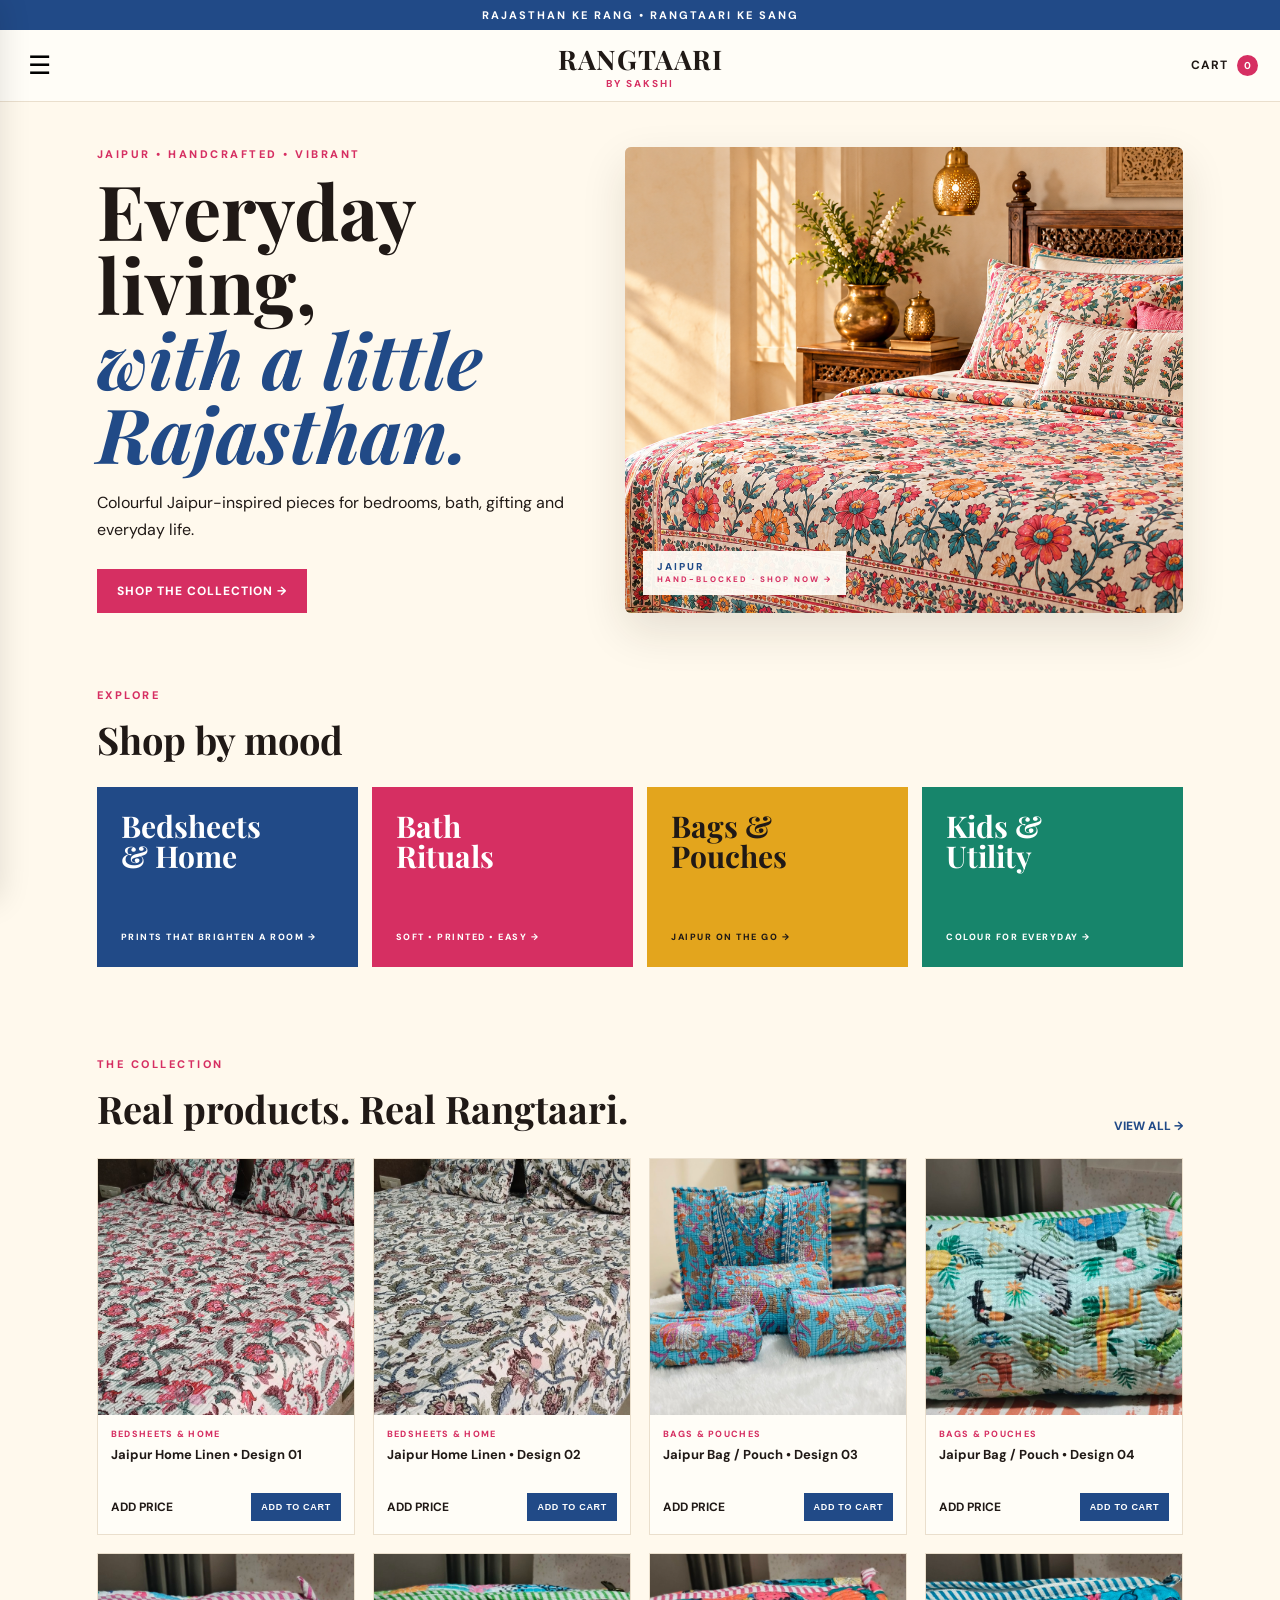
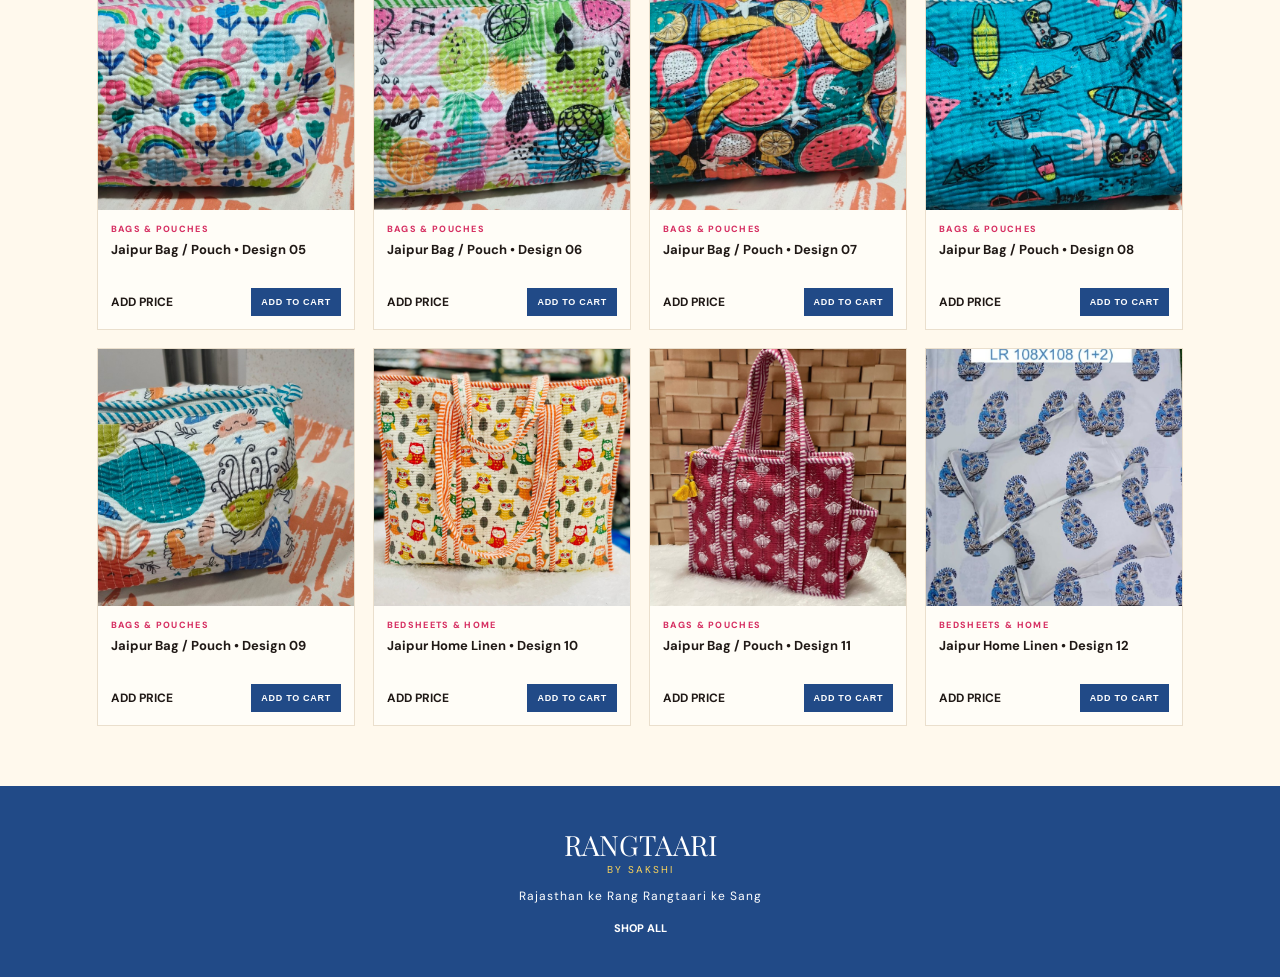
<file: index.html>
<!doctype html>
<html lang="en">
<head>
<meta charset="utf-8"><meta name="viewport" content="width=device-width,initial-scale=1">
<title>Rangtaari by Sakshi | Rajasthan in Every Thread</title>
<meta name="description" content="Rangtaari by Sakshi — vibrant Jaipur-inspired home linen, bath, bags and everyday pieces.">
<link rel="stylesheet" href="styles.css">
</head>
<body>
<div class="topbar">RAJASTHAN KE RANG • RANGTAARI KE SANG</div>
<header class="site-header">
  <button class="hamburger" id="menuBtn" aria-label="Open menu">☰</button>
  <a class="logo" href="index.html">RANGTAARI <span>by Sakshi</span></a>
  <a class="cart-link" href="cart.html">CART <b id="cartCount">0</b></a>
</header>
<nav class="drawer" id="drawer">
  <button class="close" id="closeBtn">×</button>
  <a href="index.html">Home</a><a href="shop.html">Shop All</a>
  <a href="shop.html?cat=Bedsheets%20%26%20Home">Bedsheets & Home</a>
  <a href="shop.html?cat=Bathrobes">Bathrobes</a>
  <a href="shop.html?cat=Bags%20%26%20Pouches">Bags & Pouches</a>
  <a href="shop.html?cat=Kids%20%26%20Utility">Kids & Utility</a>
</nav><div class="overlay" id="overlay"></div>
<main>
<section class="hero">
  <div class="hero-copy-block">
    <p class="eyebrow">JAIPUR • HANDCRAFTED • VIBRANT</p>
    <h1>Everyday living,<br><em>with a little Rajasthan.</em></h1>
    <p class="hero-copy">Colourful Jaipur-inspired pieces for bedrooms, bath, gifting and everyday life.</p>
    <a class="cta" href="shop.html">SHOP THE COLLECTION →</a>
  </div>
  <a class="hero-image-wrap" href="shop.html?cat=Bedsheets%20%26%20Home" aria-label="Shop bedsheets and home collection">
    <img src="images/rangtaari-hero-bedroom.png" alt="Rangtaari Jaipur hand-block printed bedsheet styled in a Rajasthan-inspired bedroom">
    <div class="hero-badge">JAIPUR<br><span>HAND-BLOCKED · SHOP NOW →</span></div>
  </a>
</section>
<section class="categories">
  <div class="section-head"><p class="eyebrow">EXPLORE</p><h2>Shop by mood</h2></div>
  <div class="cat-grid">
    <a href="shop.html?cat=Bedsheets%20%26%20Home" class="cat-card c1"><strong>Bedsheets<br>& Home</strong><span>PRINTS THAT BRIGHTEN A ROOM →</span></a>
    <a href="shop.html?cat=Bathrobes" class="cat-card c2"><strong>Bath<br>Rituals</strong><span>SOFT • PRINTED • EASY →</span></a>
    <a href="shop.html?cat=Bags%20%26%20Pouches" class="cat-card c3"><strong>Bags &<br>Pouches</strong><span>JAIPUR ON THE GO →</span></a>
    <a href="shop.html?cat=Kids%20%26%20Utility" class="cat-card c4"><strong>Kids &<br>Utility</strong><span>COLOUR FOR EVERYDAY →</span></a>
  </div>
</section>
<section class="mini-shop">
  <div class="section-head inline"><div><p class="eyebrow">THE COLLECTION</p><h2>Real products. Real Rangtaari.</h2></div><a href="shop.html" class="text-link">VIEW ALL →</a></div>
  <div class="product-grid" id="homeGrid"></div>
</section>
</main>
<footer><div class="footer-logo">RANGTAARI <span>by Sakshi</span></div><p>Rajasthan ke Rang Rangtaari ke Sang</p><a href="shop.html">SHOP ALL</a></footer>
<script src="script.js"></script>
</body></html>
</file>
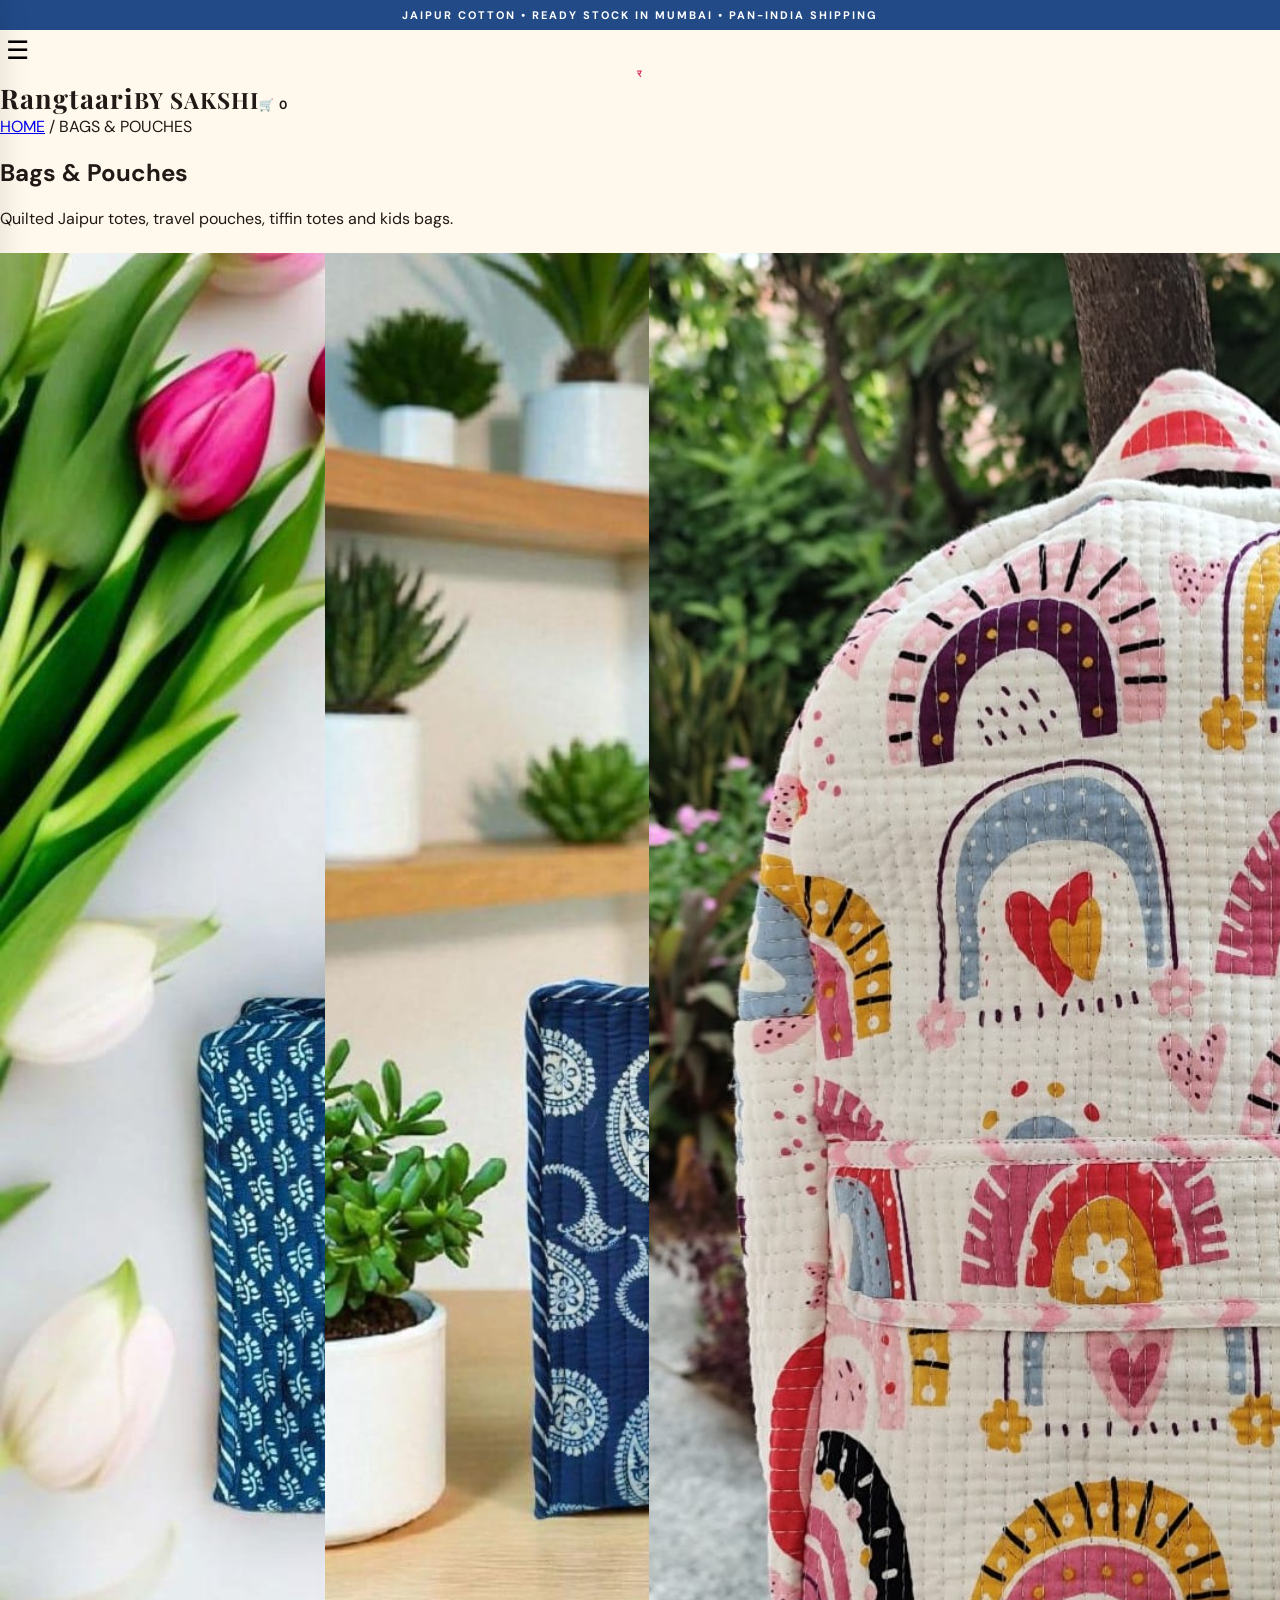
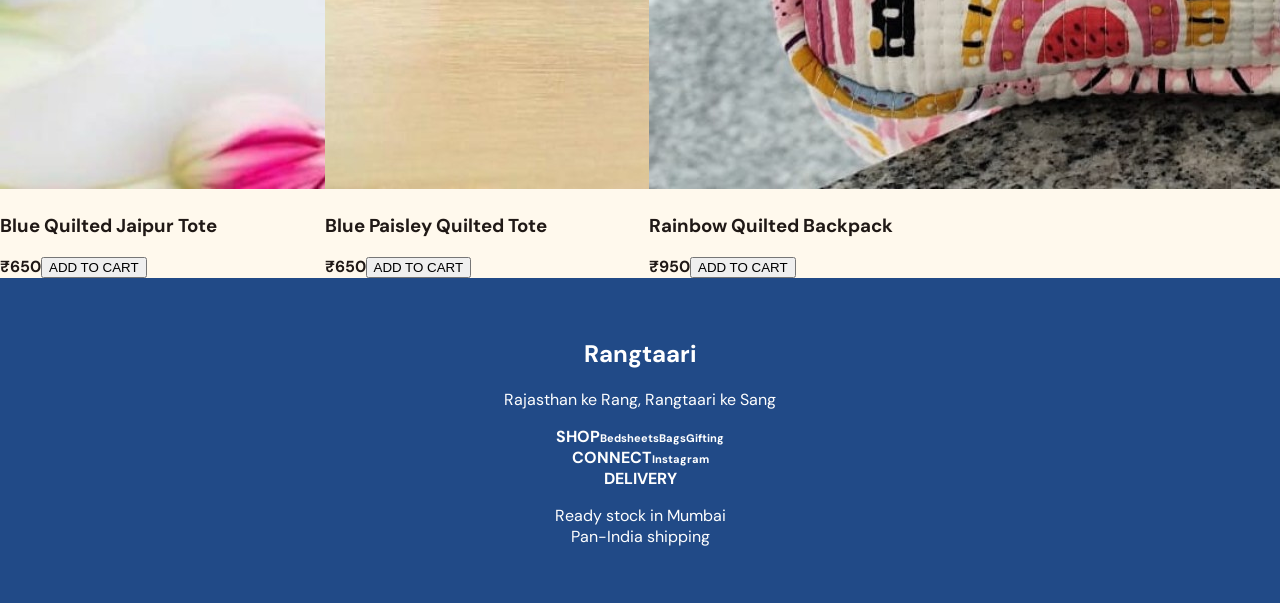
<file: bags.html>
<!doctype html><html lang="en"><head><meta charset="utf-8"><meta name="viewport" content="width=device-width,initial-scale=1"><title>Jaipur Bags & Pouches | Rangtaari by Sakshi</title><meta name="description" content="Quilted Jaipur totes, travel pouches, tiffin totes and kids bags."><link rel="stylesheet" href="styles.css"></head><body>
<div class="topbar">JAIPUR COTTON • READY STOCK IN MUMBAI • PAN-INDIA SHIPPING</div><header class="header"><button class="hamburger" onclick="openMenu()">☰</button><a class="logo" href="index.html"><span>र</span><b>Rangtaari</b><small>BY SAKSHI</small></a><a class="cart-link" href="cart.html">🛒 <span id="cartCount">0</span></a></header>
<div id="drawer" class="drawer"><button class="close" onclick="closeMenu()">×</button><div class="drawer-logo">Rangtaari <small>BY SAKSHI</small></div><a href="index.html">Home</a><a href="bedsheets.html">Bedsheets</a><a href="dohars.html">Bedcovers & Dohars</a><a href="table-linen.html">Table & Cushion Linen</a><a href="bath.html">Towels & Bathrobes</a><a href="kurtis.html">Kurtis</a><a href="bags.html">Jaipur Bags & Pouches</a><a href="gifting.html">Gifting</a><a href="cart.html">🛒 My Cart</a></div><div id="overlay" class="overlay" onclick="closeMenu()"></div>
<section class="page-head"><div class="breadcrumbs"><a href="index.html">HOME</a> / BAGS & POUCHES</div><h1>Bags & Pouches</h1><p>Quilted Jaipur totes, travel pouches, tiffin totes and kids bags.</p></section>
<section class="section best"><div class="product-grid"><article class="product"><img src="images/tote-blue-botanical.jpg" alt="Blue Quilted Jaipur Tote"><h3>Blue Quilted Jaipur Tote</h3><strong>₹650</strong><button onclick="addToCart('Blue Quilted Jaipur Tote',650,'images/tote-blue-botanical.jpg')">ADD TO CART</button></article>
<article class="product"><img src="images/tote-blue-paisley.jpg" alt="Blue Paisley Quilted Tote"><h3>Blue Paisley Quilted Tote</h3><strong>₹650</strong><button onclick="addToCart('Blue Paisley Quilted Tote',650,'images/tote-blue-paisley.jpg')">ADD TO CART</button></article>
<article class="product"><img src="images/kids-backpack-rainbow.jpg" alt="Rainbow Quilted Backpack"><h3>Rainbow Quilted Backpack</h3><strong>₹950</strong><button onclick="addToCart('Rainbow Quilted Backpack',950,'images/kids-backpack-rainbow.jpg')">ADD TO CART</button></article></div></section>
<footer><div><h2>Rangtaari</h2><p>Rajasthan ke Rang, Rangtaari ke Sang</p></div><div><b>SHOP</b><a href="bedsheets.html">Bedsheets</a><a href="bags.html">Bags</a><a href="gifting.html">Gifting</a></div><div><b>CONNECT</b><a href="https://www.instagram.com/rangtaaribysakshi/" target="_blank">Instagram</a></div><div><b>DELIVERY</b><p>Ready stock in Mumbai<br>Pan-India shipping</p></div></footer><script src="script.js"></script></body></html>
</file>
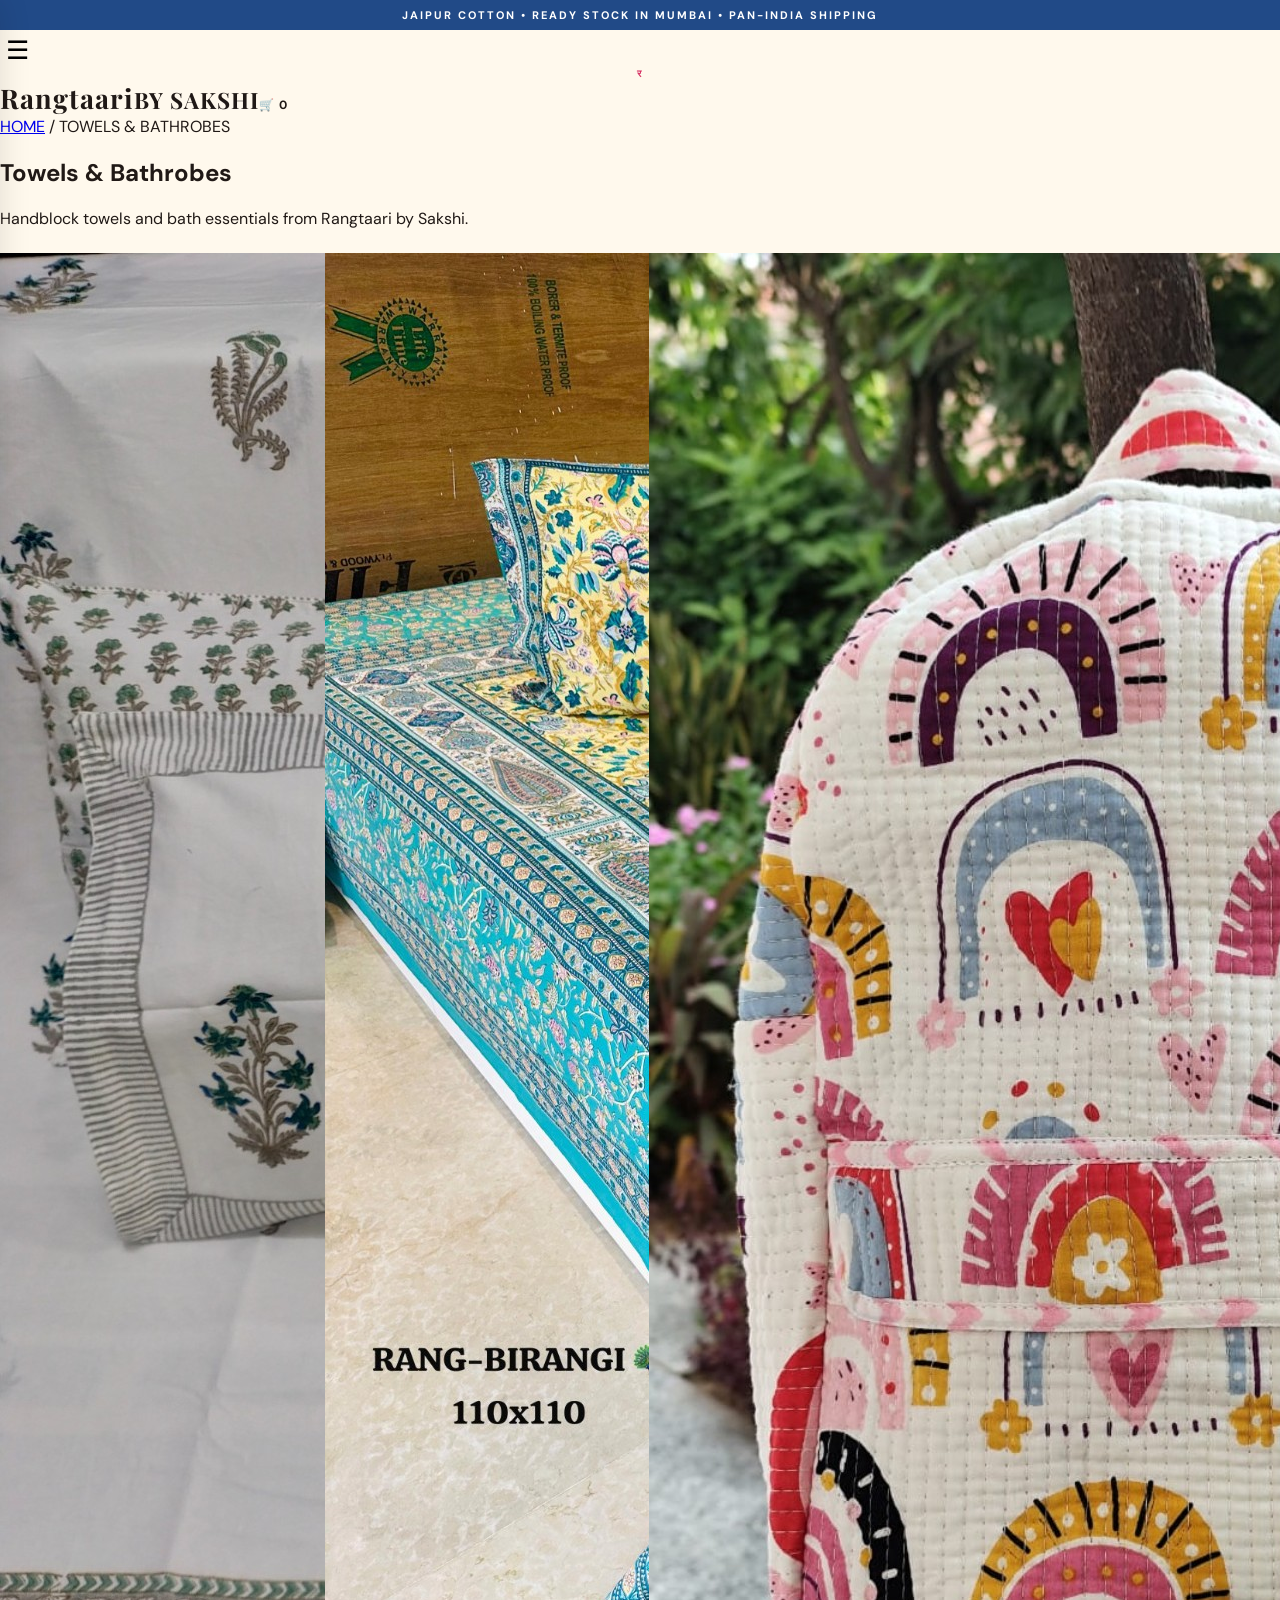
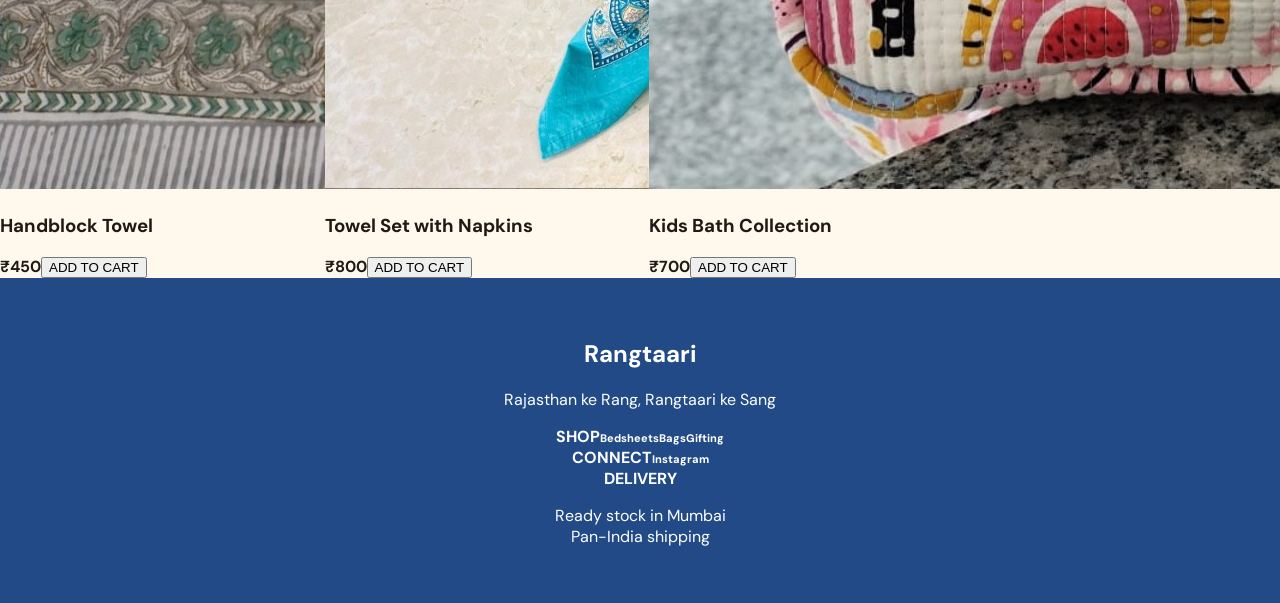
<file: bath.html>
<!doctype html><html lang="en"><head><meta charset="utf-8"><meta name="viewport" content="width=device-width,initial-scale=1"><title>Towels & Bathrobes | Rangtaari by Sakshi</title><meta name="description" content="Handblock towels and bath essentials from Rangtaari by Sakshi."><link rel="stylesheet" href="styles.css"></head><body>
<div class="topbar">JAIPUR COTTON • READY STOCK IN MUMBAI • PAN-INDIA SHIPPING</div><header class="header"><button class="hamburger" onclick="openMenu()">☰</button><a class="logo" href="index.html"><span>र</span><b>Rangtaari</b><small>BY SAKSHI</small></a><a class="cart-link" href="cart.html">🛒 <span id="cartCount">0</span></a></header>
<div id="drawer" class="drawer"><button class="close" onclick="closeMenu()">×</button><div class="drawer-logo">Rangtaari <small>BY SAKSHI</small></div><a href="index.html">Home</a><a href="bedsheets.html">Bedsheets</a><a href="dohars.html">Bedcovers & Dohars</a><a href="table-linen.html">Table & Cushion Linen</a><a href="bath.html">Towels & Bathrobes</a><a href="kurtis.html">Kurtis</a><a href="bags.html">Jaipur Bags & Pouches</a><a href="gifting.html">Gifting</a><a href="cart.html">🛒 My Cart</a></div><div id="overlay" class="overlay" onclick="closeMenu()"></div>
<section class="page-head"><div class="breadcrumbs"><a href="index.html">HOME</a> / TOWELS & BATHROBES</div><h1>Towels & Bathrobes</h1><p>Handblock towels and bath essentials from Rangtaari by Sakshi.</p></section>
<section class="section best"><div class="product-grid"><article class="product"><img src="images/bedsheet-green-botanical.jpg" alt="Handblock Towel"><h3>Handblock Towel</h3><strong>₹450</strong><button onclick="addToCart('Handblock Towel',450,'images/bedsheet-green-botanical.jpg')">ADD TO CART</button></article>
<article class="product"><img src="images/bedsheet-turquoise.jpg" alt="Towel Set with Napkins"><h3>Towel Set with Napkins</h3><strong>₹800</strong><button onclick="addToCart('Towel Set with Napkins',800,'images/bedsheet-turquoise.jpg')">ADD TO CART</button></article>
<article class="product"><img src="images/kids-backpack-rainbow.jpg" alt="Kids Bath Collection"><h3>Kids Bath Collection</h3><strong>₹700</strong><button onclick="addToCart('Kids Bath Collection',700,'images/kids-backpack-rainbow.jpg')">ADD TO CART</button></article></div></section>
<footer><div><h2>Rangtaari</h2><p>Rajasthan ke Rang, Rangtaari ke Sang</p></div><div><b>SHOP</b><a href="bedsheets.html">Bedsheets</a><a href="bags.html">Bags</a><a href="gifting.html">Gifting</a></div><div><b>CONNECT</b><a href="https://www.instagram.com/rangtaaribysakshi/" target="_blank">Instagram</a></div><div><b>DELIVERY</b><p>Ready stock in Mumbai<br>Pan-India shipping</p></div></footer><script src="script.js"></script></body></html>
</file>
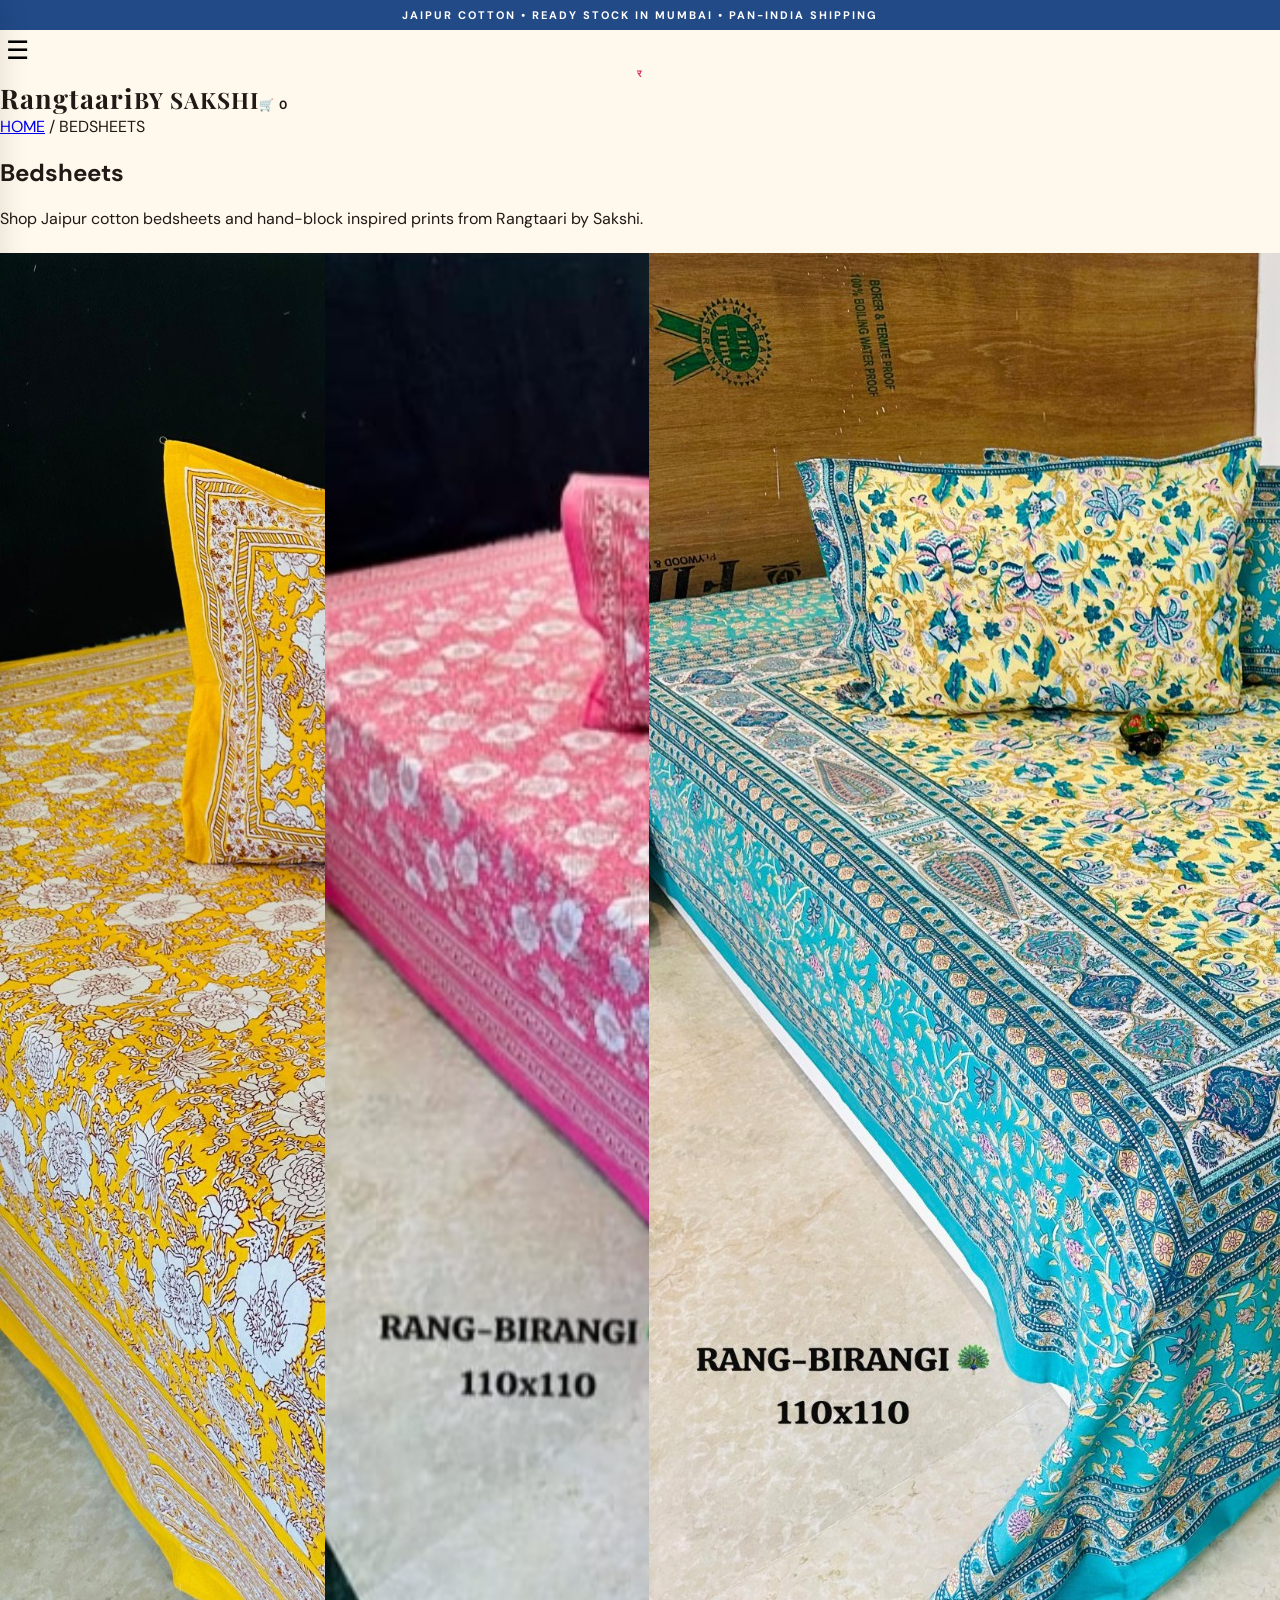
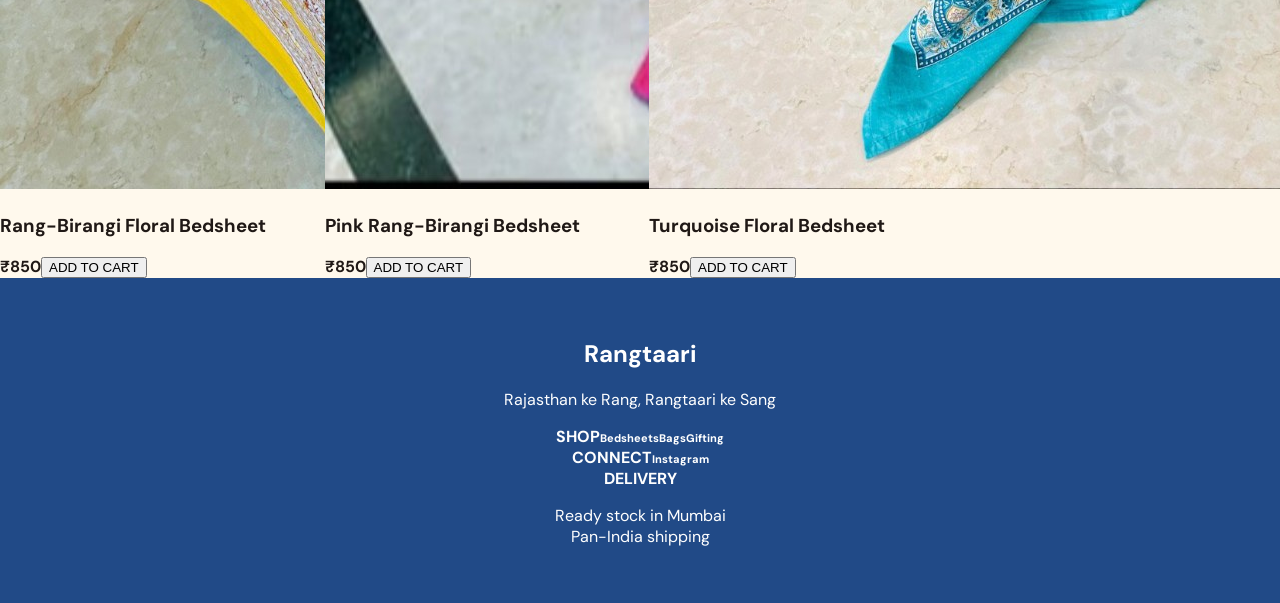
<file: bedsheets.html>
<!doctype html><html lang="en"><head><meta charset="utf-8"><meta name="viewport" content="width=device-width,initial-scale=1"><title>Jaipur Cotton Bedsheets | Rangtaari by Sakshi</title><meta name="description" content="Shop Jaipur cotton bedsheets and hand-block inspired prints from Rangtaari by Sakshi."><link rel="stylesheet" href="styles.css"></head><body>
<div class="topbar">JAIPUR COTTON • READY STOCK IN MUMBAI • PAN-INDIA SHIPPING</div><header class="header"><button class="hamburger" onclick="openMenu()">☰</button><a class="logo" href="index.html"><span>र</span><b>Rangtaari</b><small>BY SAKSHI</small></a><a class="cart-link" href="cart.html">🛒 <span id="cartCount">0</span></a></header>
<div id="drawer" class="drawer"><button class="close" onclick="closeMenu()">×</button><div class="drawer-logo">Rangtaari <small>BY SAKSHI</small></div><a href="index.html">Home</a><a href="bedsheets.html">Bedsheets</a><a href="dohars.html">Bedcovers & Dohars</a><a href="table-linen.html">Table & Cushion Linen</a><a href="bath.html">Towels & Bathrobes</a><a href="kurtis.html">Kurtis</a><a href="bags.html">Jaipur Bags & Pouches</a><a href="gifting.html">Gifting</a><a href="cart.html">🛒 My Cart</a></div><div id="overlay" class="overlay" onclick="closeMenu()"></div>
<section class="page-head"><div class="breadcrumbs"><a href="index.html">HOME</a> / BEDSHEETS</div><h1>Bedsheets</h1><p>Shop Jaipur cotton bedsheets and hand-block inspired prints from Rangtaari by Sakshi.</p></section>
<section class="section best"><div class="product-grid"><article class="product"><img src="images/bedsheet-yellow-floral.jpg" alt="Rang-Birangi Floral Bedsheet"><h3>Rang-Birangi Floral Bedsheet</h3><strong>₹850</strong><button onclick="addToCart('Rang-Birangi Floral Bedsheet',850,'images/bedsheet-yellow-floral.jpg')">ADD TO CART</button></article>
<article class="product"><img src="images/bedsheet-pink-rang-birangi.jpg" alt="Pink Rang-Birangi Bedsheet"><h3>Pink Rang-Birangi Bedsheet</h3><strong>₹850</strong><button onclick="addToCart('Pink Rang-Birangi Bedsheet',850,'images/bedsheet-pink-rang-birangi.jpg')">ADD TO CART</button></article>
<article class="product"><img src="images/bedsheet-turquoise.jpg" alt="Turquoise Floral Bedsheet"><h3>Turquoise Floral Bedsheet</h3><strong>₹850</strong><button onclick="addToCart('Turquoise Floral Bedsheet',850,'images/bedsheet-turquoise.jpg')">ADD TO CART</button></article></div></section>
<footer><div><h2>Rangtaari</h2><p>Rajasthan ke Rang, Rangtaari ke Sang</p></div><div><b>SHOP</b><a href="bedsheets.html">Bedsheets</a><a href="bags.html">Bags</a><a href="gifting.html">Gifting</a></div><div><b>CONNECT</b><a href="https://www.instagram.com/rangtaaribysakshi/" target="_blank">Instagram</a></div><div><b>DELIVERY</b><p>Ready stock in Mumbai<br>Pan-India shipping</p></div></footer><script src="script.js"></script></body></html>
</file>
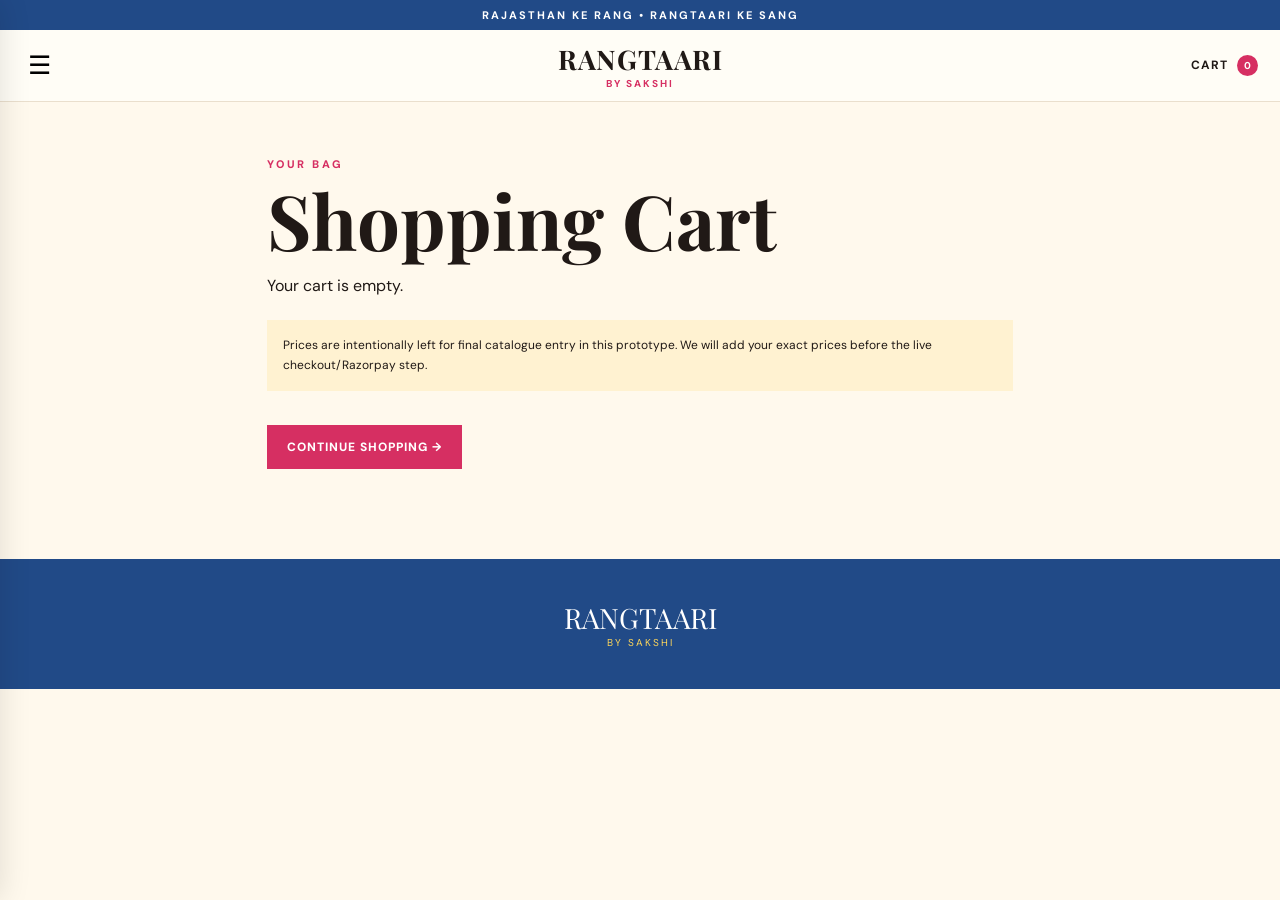
<file: cart.html>
<!doctype html>
<html lang="en">
<head><meta charset="utf-8"><meta name="viewport" content="width=device-width,initial-scale=1">
<title>Cart | Rangtaari by Sakshi</title><link rel="stylesheet" href="styles.css"></head>
<body>
<div class="topbar">RAJASTHAN KE RANG • RANGTAARI KE SANG</div>
<header class="site-header"><button class="hamburger" id="menuBtn">☰</button><a class="logo" href="index.html">RANGTAARI <span>by Sakshi</span></a><a class="cart-link" href="cart.html">CART <b id="cartCount">0</b></a></header>
<nav class="drawer" id="drawer"><button class="close" id="closeBtn">×</button><a href="index.html">Home</a><a href="shop.html">Shop All</a></nav><div class="overlay" id="overlay"></div>
<main class="cart-page"><p class="eyebrow">YOUR BAG</p><h1>Shopping Cart</h1><div id="cartItems"></div><div class="cart-note">Prices are intentionally left for final catalogue entry in this prototype. We will add your exact prices before the live checkout/Razorpay step.</div><a class="cta" href="shop.html">CONTINUE SHOPPING →</a></main>
<footer><div class="footer-logo">RANGTAARI <span>by Sakshi</span></div></footer>
<script src="script.js"></script></body></html>
</file>
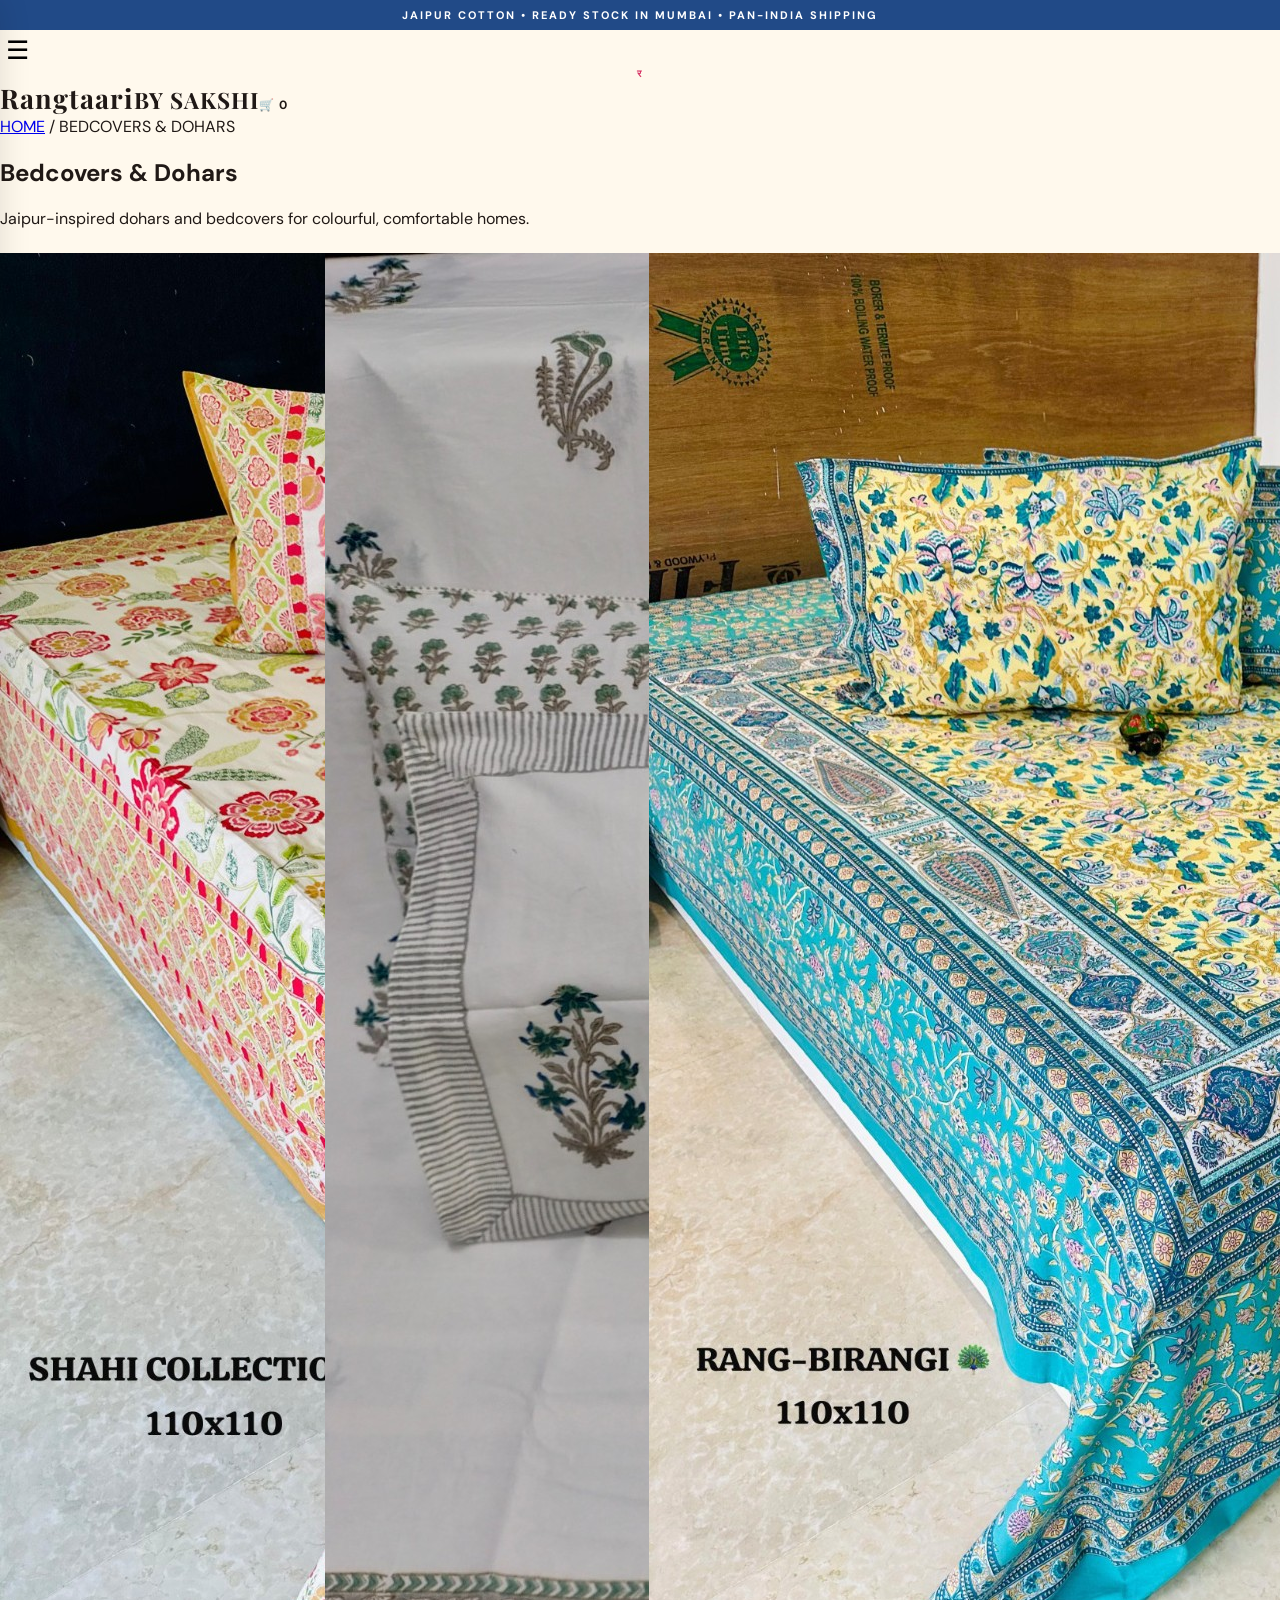
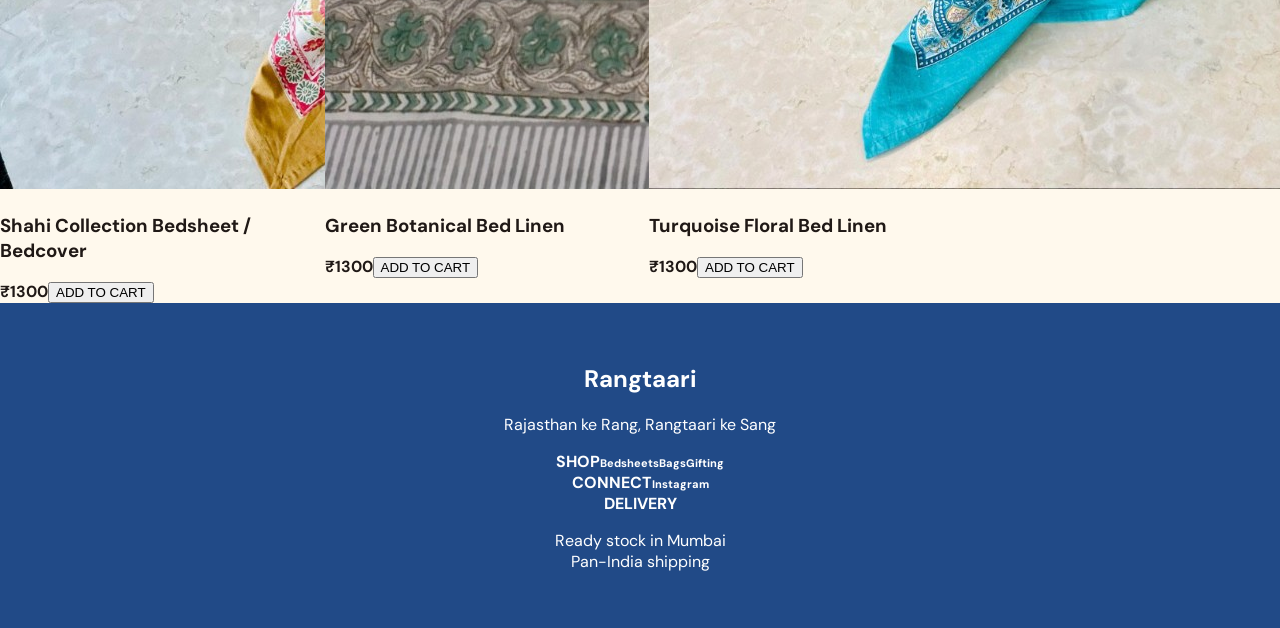
<file: dohars.html>
<!doctype html><html lang="en"><head><meta charset="utf-8"><meta name="viewport" content="width=device-width,initial-scale=1"><title>Bedcovers & Dohars | Rangtaari by Sakshi</title><meta name="description" content="Jaipur-inspired dohars and bedcovers for colourful, comfortable homes."><link rel="stylesheet" href="styles.css"></head><body>
<div class="topbar">JAIPUR COTTON • READY STOCK IN MUMBAI • PAN-INDIA SHIPPING</div><header class="header"><button class="hamburger" onclick="openMenu()">☰</button><a class="logo" href="index.html"><span>र</span><b>Rangtaari</b><small>BY SAKSHI</small></a><a class="cart-link" href="cart.html">🛒 <span id="cartCount">0</span></a></header>
<div id="drawer" class="drawer"><button class="close" onclick="closeMenu()">×</button><div class="drawer-logo">Rangtaari <small>BY SAKSHI</small></div><a href="index.html">Home</a><a href="bedsheets.html">Bedsheets</a><a href="dohars.html">Bedcovers & Dohars</a><a href="table-linen.html">Table & Cushion Linen</a><a href="bath.html">Towels & Bathrobes</a><a href="kurtis.html">Kurtis</a><a href="bags.html">Jaipur Bags & Pouches</a><a href="gifting.html">Gifting</a><a href="cart.html">🛒 My Cart</a></div><div id="overlay" class="overlay" onclick="closeMenu()"></div>
<section class="page-head"><div class="breadcrumbs"><a href="index.html">HOME</a> / BEDCOVERS & DOHARS</div><h1>Bedcovers & Dohars</h1><p>Jaipur-inspired dohars and bedcovers for colourful, comfortable homes.</p></section>
<section class="section best"><div class="product-grid"><article class="product"><img src="images/bedsheet-shahi.jpg" alt="Shahi Collection Bedsheet / Bedcover"><h3>Shahi Collection Bedsheet / Bedcover</h3><strong>₹1300</strong><button onclick="addToCart('Shahi Collection Bedsheet / Bedcover',1300,'images/bedsheet-shahi.jpg')">ADD TO CART</button></article>
<article class="product"><img src="images/bedsheet-green-botanical.jpg" alt="Green Botanical Bed Linen"><h3>Green Botanical Bed Linen</h3><strong>₹1300</strong><button onclick="addToCart('Green Botanical Bed Linen',1300,'images/bedsheet-green-botanical.jpg')">ADD TO CART</button></article>
<article class="product"><img src="images/bedsheet-turquoise.jpg" alt="Turquoise Floral Bed Linen"><h3>Turquoise Floral Bed Linen</h3><strong>₹1300</strong><button onclick="addToCart('Turquoise Floral Bed Linen',1300,'images/bedsheet-turquoise.jpg')">ADD TO CART</button></article></div></section>
<footer><div><h2>Rangtaari</h2><p>Rajasthan ke Rang, Rangtaari ke Sang</p></div><div><b>SHOP</b><a href="bedsheets.html">Bedsheets</a><a href="bags.html">Bags</a><a href="gifting.html">Gifting</a></div><div><b>CONNECT</b><a href="https://www.instagram.com/rangtaaribysakshi/" target="_blank">Instagram</a></div><div><b>DELIVERY</b><p>Ready stock in Mumbai<br>Pan-India shipping</p></div></footer><script src="script.js"></script></body></html>
</file>
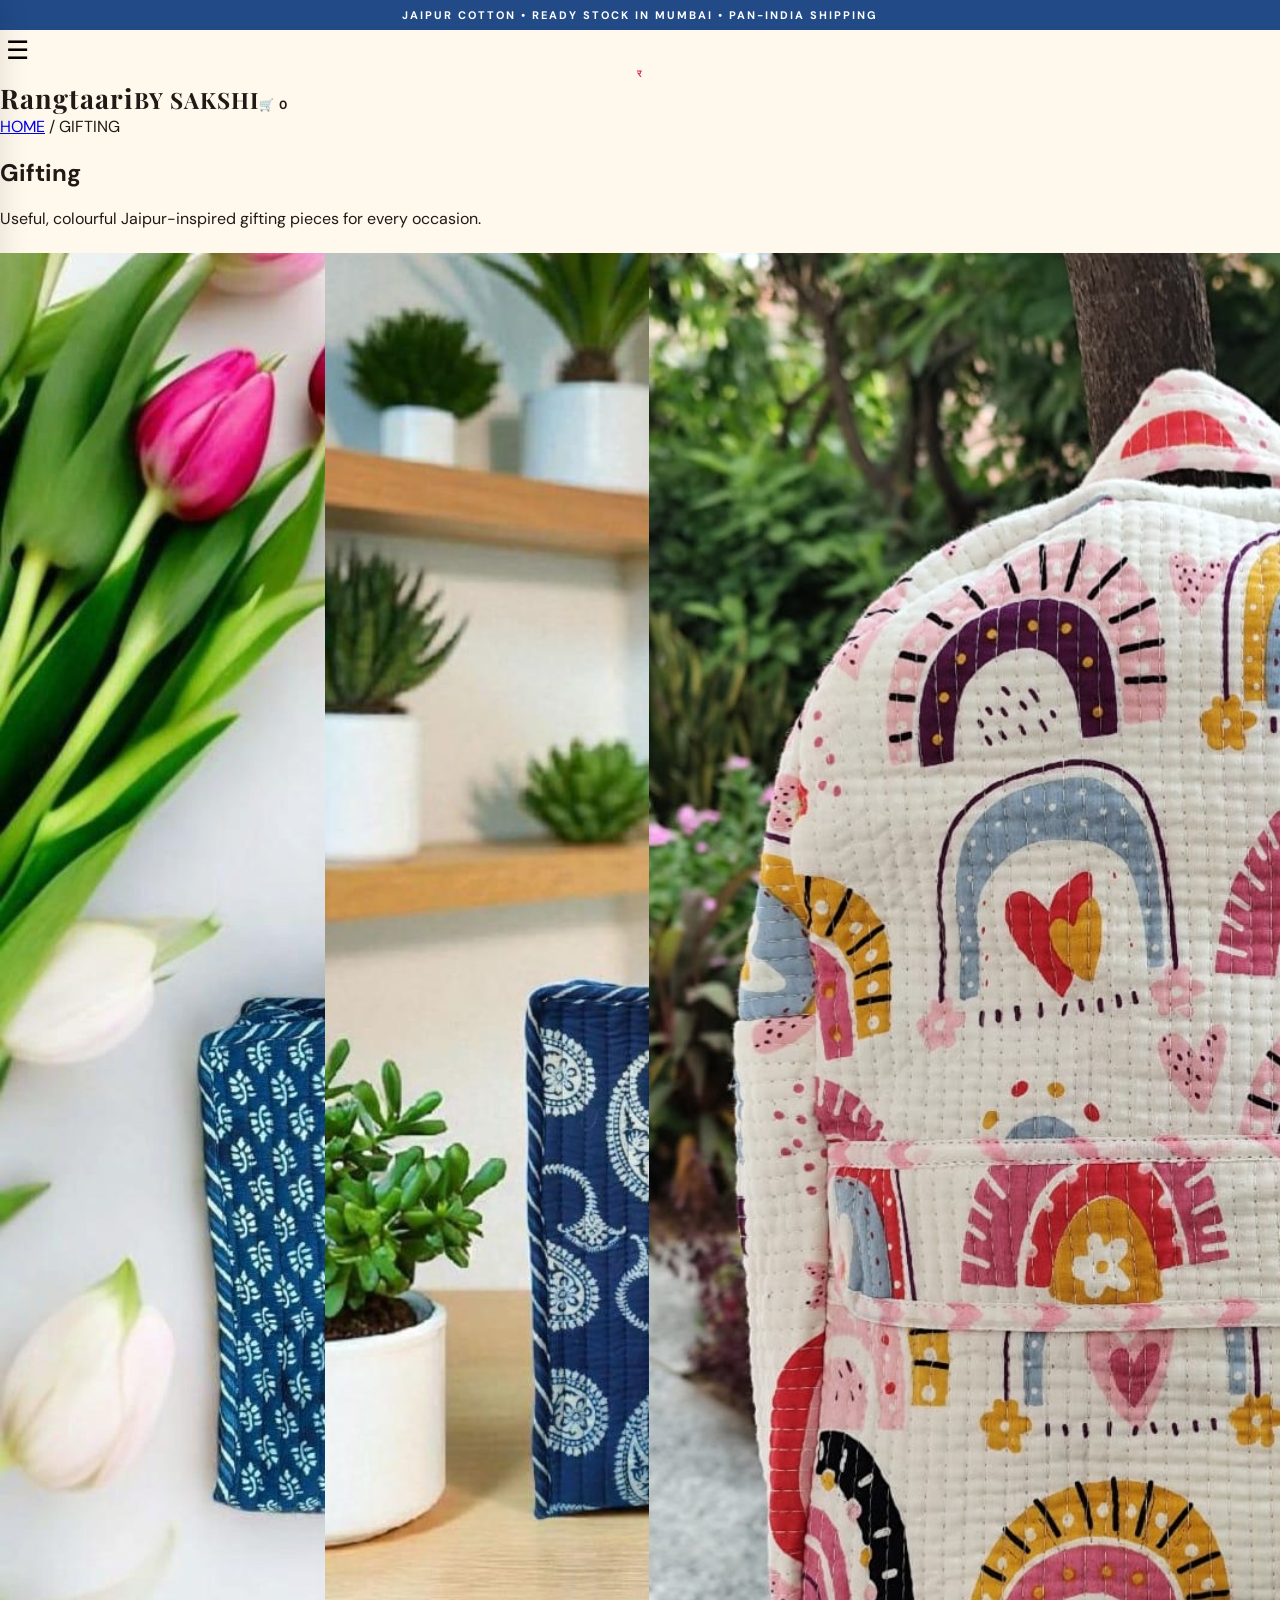
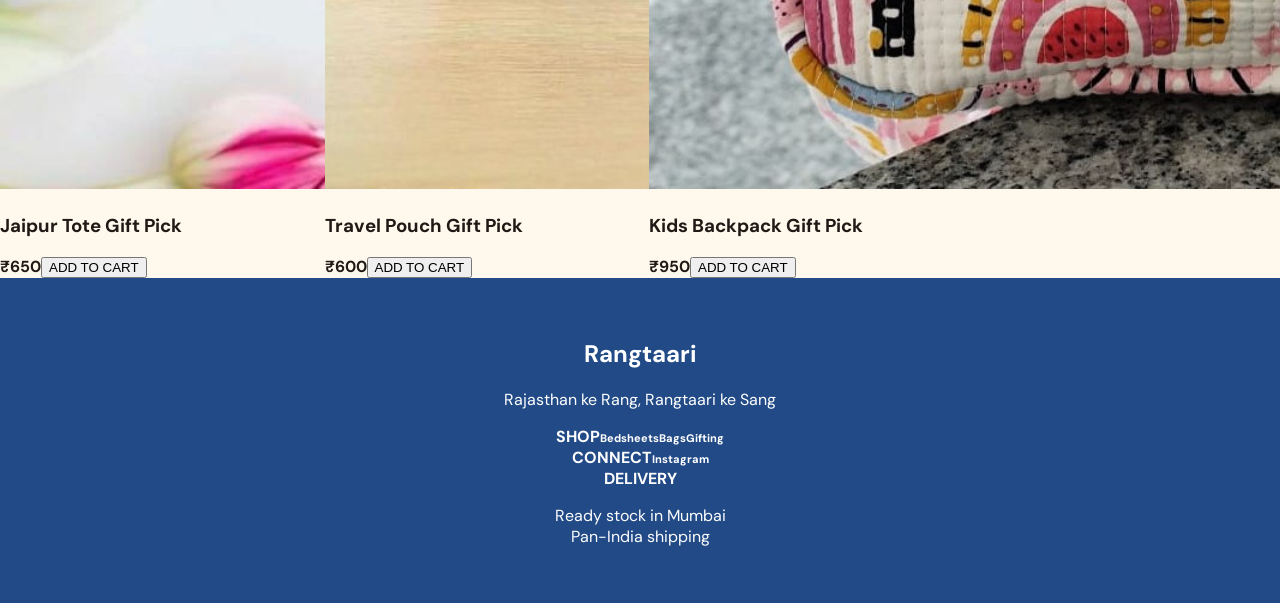
<file: gifting.html>
<!doctype html><html lang="en"><head><meta charset="utf-8"><meta name="viewport" content="width=device-width,initial-scale=1"><title>Rangtaari Gifting | Rangtaari by Sakshi</title><meta name="description" content="Useful, colourful Jaipur-inspired gifting pieces for every occasion."><link rel="stylesheet" href="styles.css"></head><body>
<div class="topbar">JAIPUR COTTON • READY STOCK IN MUMBAI • PAN-INDIA SHIPPING</div><header class="header"><button class="hamburger" onclick="openMenu()">☰</button><a class="logo" href="index.html"><span>र</span><b>Rangtaari</b><small>BY SAKSHI</small></a><a class="cart-link" href="cart.html">🛒 <span id="cartCount">0</span></a></header>
<div id="drawer" class="drawer"><button class="close" onclick="closeMenu()">×</button><div class="drawer-logo">Rangtaari <small>BY SAKSHI</small></div><a href="index.html">Home</a><a href="bedsheets.html">Bedsheets</a><a href="dohars.html">Bedcovers & Dohars</a><a href="table-linen.html">Table & Cushion Linen</a><a href="bath.html">Towels & Bathrobes</a><a href="kurtis.html">Kurtis</a><a href="bags.html">Jaipur Bags & Pouches</a><a href="gifting.html">Gifting</a><a href="cart.html">🛒 My Cart</a></div><div id="overlay" class="overlay" onclick="closeMenu()"></div>
<section class="page-head"><div class="breadcrumbs"><a href="index.html">HOME</a> / GIFTING</div><h1>Gifting</h1><p>Useful, colourful Jaipur-inspired gifting pieces for every occasion.</p></section>
<section class="section best"><div class="product-grid"><article class="product"><img src="images/tote-blue-botanical.jpg" alt="Jaipur Tote Gift Pick"><h3>Jaipur Tote Gift Pick</h3><strong>₹650</strong><button onclick="addToCart('Jaipur Tote Gift Pick',650,'images/tote-blue-botanical.jpg')">ADD TO CART</button></article>
<article class="product"><img src="images/tote-blue-paisley.jpg" alt="Travel Pouch Gift Pick"><h3>Travel Pouch Gift Pick</h3><strong>₹600</strong><button onclick="addToCart('Travel Pouch Gift Pick',600,'images/tote-blue-paisley.jpg')">ADD TO CART</button></article>
<article class="product"><img src="images/kids-backpack-rainbow.jpg" alt="Kids Backpack Gift Pick"><h3>Kids Backpack Gift Pick</h3><strong>₹950</strong><button onclick="addToCart('Kids Backpack Gift Pick',950,'images/kids-backpack-rainbow.jpg')">ADD TO CART</button></article></div></section>
<footer><div><h2>Rangtaari</h2><p>Rajasthan ke Rang, Rangtaari ke Sang</p></div><div><b>SHOP</b><a href="bedsheets.html">Bedsheets</a><a href="bags.html">Bags</a><a href="gifting.html">Gifting</a></div><div><b>CONNECT</b><a href="https://www.instagram.com/rangtaaribysakshi/" target="_blank">Instagram</a></div><div><b>DELIVERY</b><p>Ready stock in Mumbai<br>Pan-India shipping</p></div></footer><script src="script.js"></script></body></html>
</file>
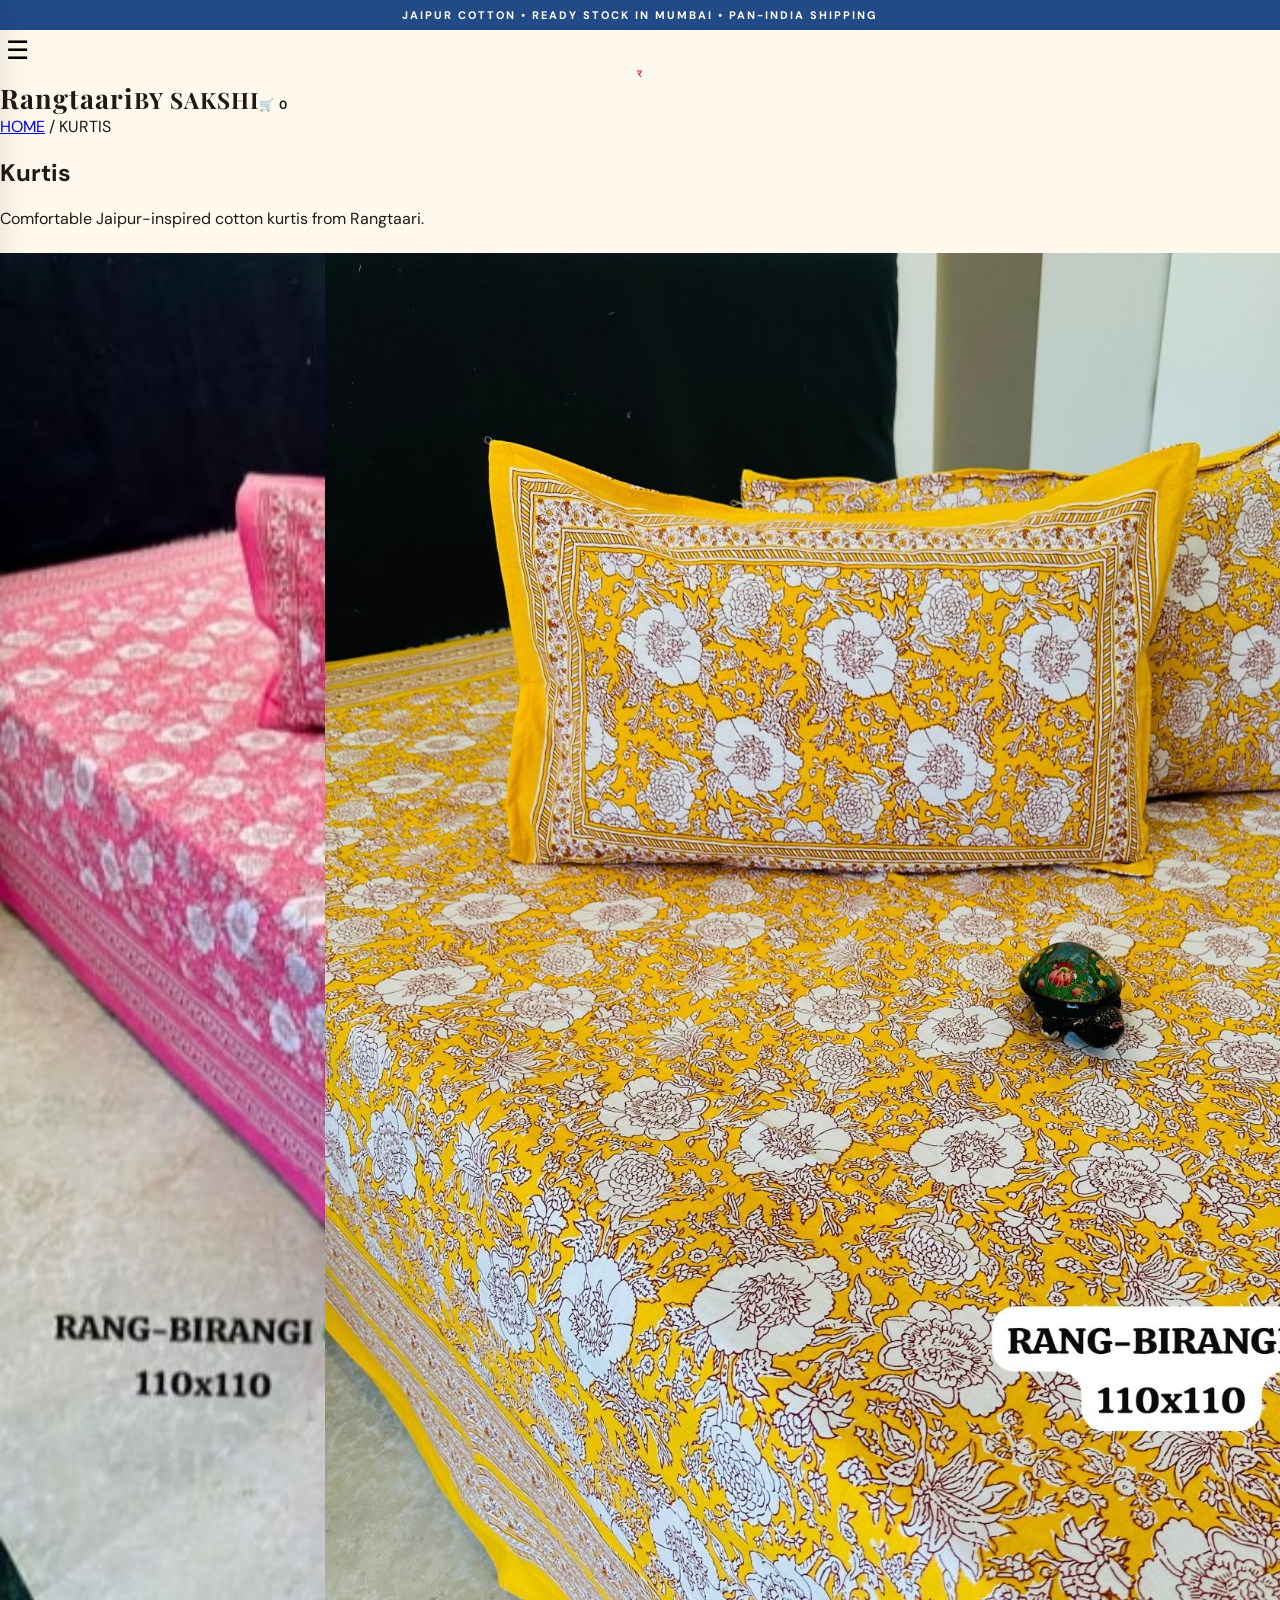
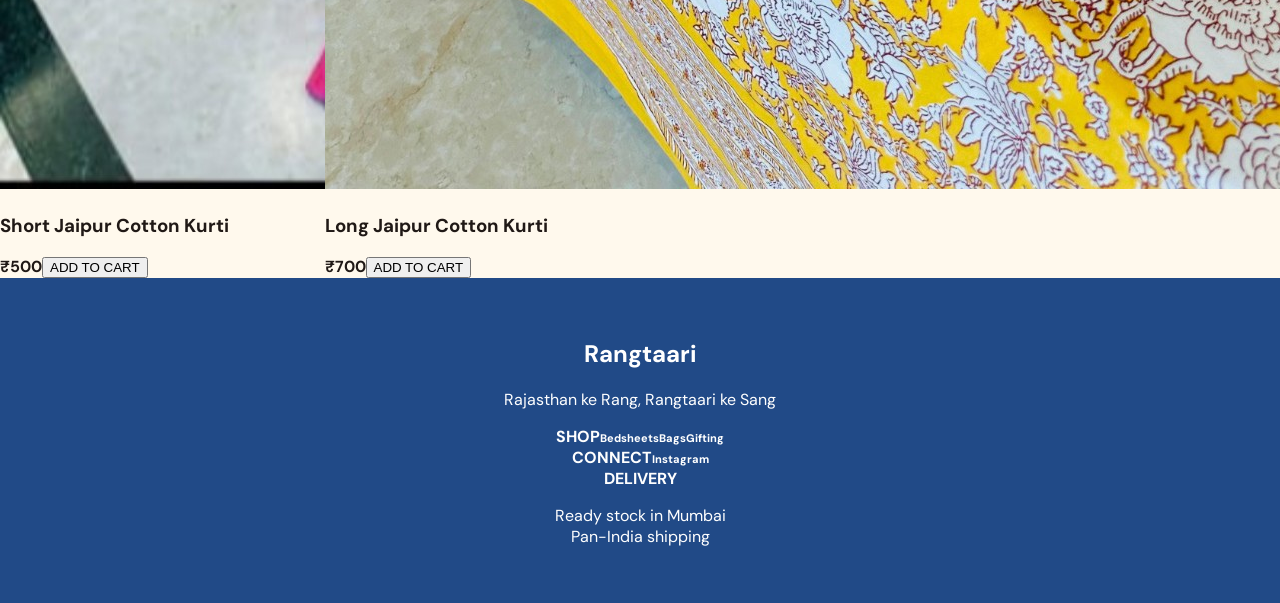
<file: kurtis.html>
<!doctype html><html lang="en"><head><meta charset="utf-8"><meta name="viewport" content="width=device-width,initial-scale=1"><title>Jaipur Cotton Kurtis | Rangtaari by Sakshi</title><meta name="description" content="Comfortable Jaipur-inspired cotton kurtis from Rangtaari."><link rel="stylesheet" href="styles.css"></head><body>
<div class="topbar">JAIPUR COTTON • READY STOCK IN MUMBAI • PAN-INDIA SHIPPING</div><header class="header"><button class="hamburger" onclick="openMenu()">☰</button><a class="logo" href="index.html"><span>र</span><b>Rangtaari</b><small>BY SAKSHI</small></a><a class="cart-link" href="cart.html">🛒 <span id="cartCount">0</span></a></header>
<div id="drawer" class="drawer"><button class="close" onclick="closeMenu()">×</button><div class="drawer-logo">Rangtaari <small>BY SAKSHI</small></div><a href="index.html">Home</a><a href="bedsheets.html">Bedsheets</a><a href="dohars.html">Bedcovers & Dohars</a><a href="table-linen.html">Table & Cushion Linen</a><a href="bath.html">Towels & Bathrobes</a><a href="kurtis.html">Kurtis</a><a href="bags.html">Jaipur Bags & Pouches</a><a href="gifting.html">Gifting</a><a href="cart.html">🛒 My Cart</a></div><div id="overlay" class="overlay" onclick="closeMenu()"></div>
<section class="page-head"><div class="breadcrumbs"><a href="index.html">HOME</a> / KURTIS</div><h1>Kurtis</h1><p>Comfortable Jaipur-inspired cotton kurtis from Rangtaari.</p></section>
<section class="section best"><div class="product-grid"><article class="product"><img src="images/bedsheet-pink-rang-birangi.jpg" alt="Short Jaipur Cotton Kurti"><h3>Short Jaipur Cotton Kurti</h3><strong>₹500</strong><button onclick="addToCart('Short Jaipur Cotton Kurti',500,'images/bedsheet-pink-rang-birangi.jpg')">ADD TO CART</button></article>
<article class="product"><img src="images/bedsheet-yellow-floral.jpg" alt="Long Jaipur Cotton Kurti"><h3>Long Jaipur Cotton Kurti</h3><strong>₹700</strong><button onclick="addToCart('Long Jaipur Cotton Kurti',700,'images/bedsheet-yellow-floral.jpg')">ADD TO CART</button></article></div></section>
<footer><div><h2>Rangtaari</h2><p>Rajasthan ke Rang, Rangtaari ke Sang</p></div><div><b>SHOP</b><a href="bedsheets.html">Bedsheets</a><a href="bags.html">Bags</a><a href="gifting.html">Gifting</a></div><div><b>CONNECT</b><a href="https://www.instagram.com/rangtaaribysakshi/" target="_blank">Instagram</a></div><div><b>DELIVERY</b><p>Ready stock in Mumbai<br>Pan-India shipping</p></div></footer><script src="script.js"></script></body></html>
</file>
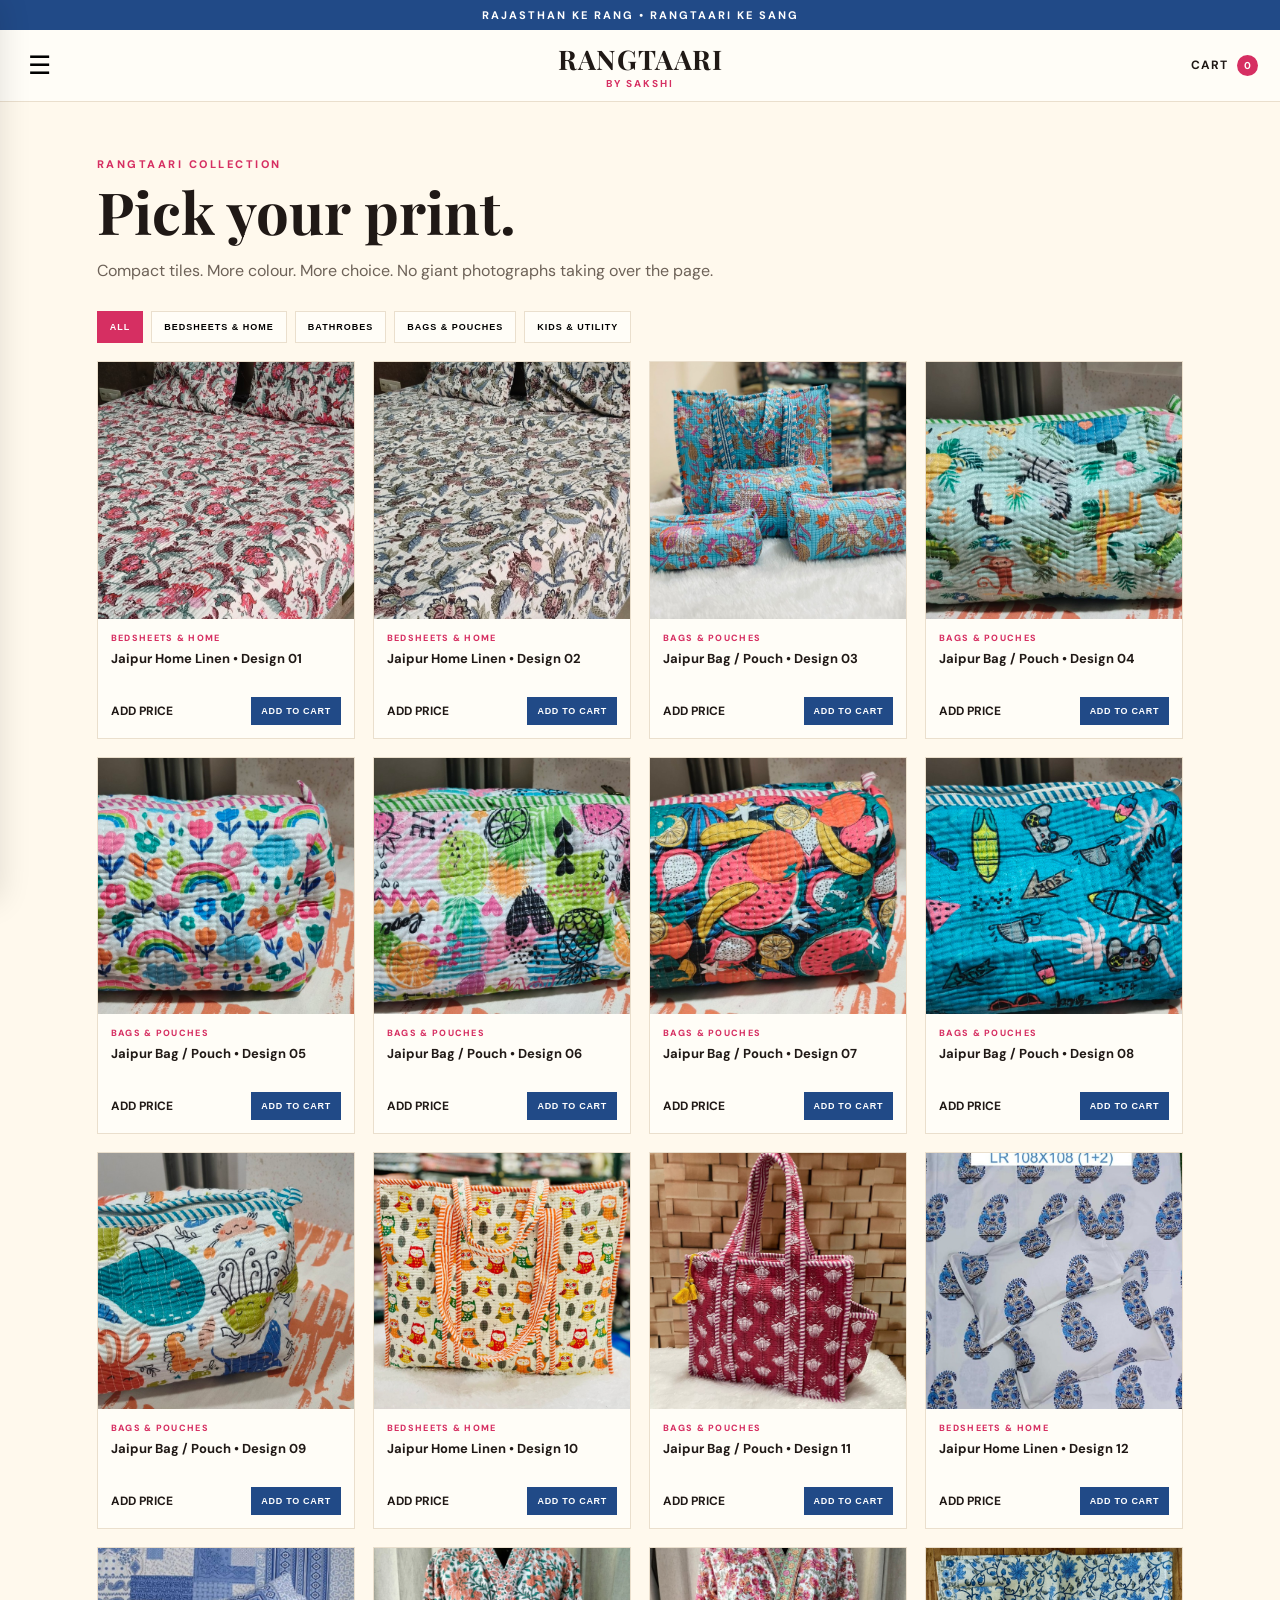
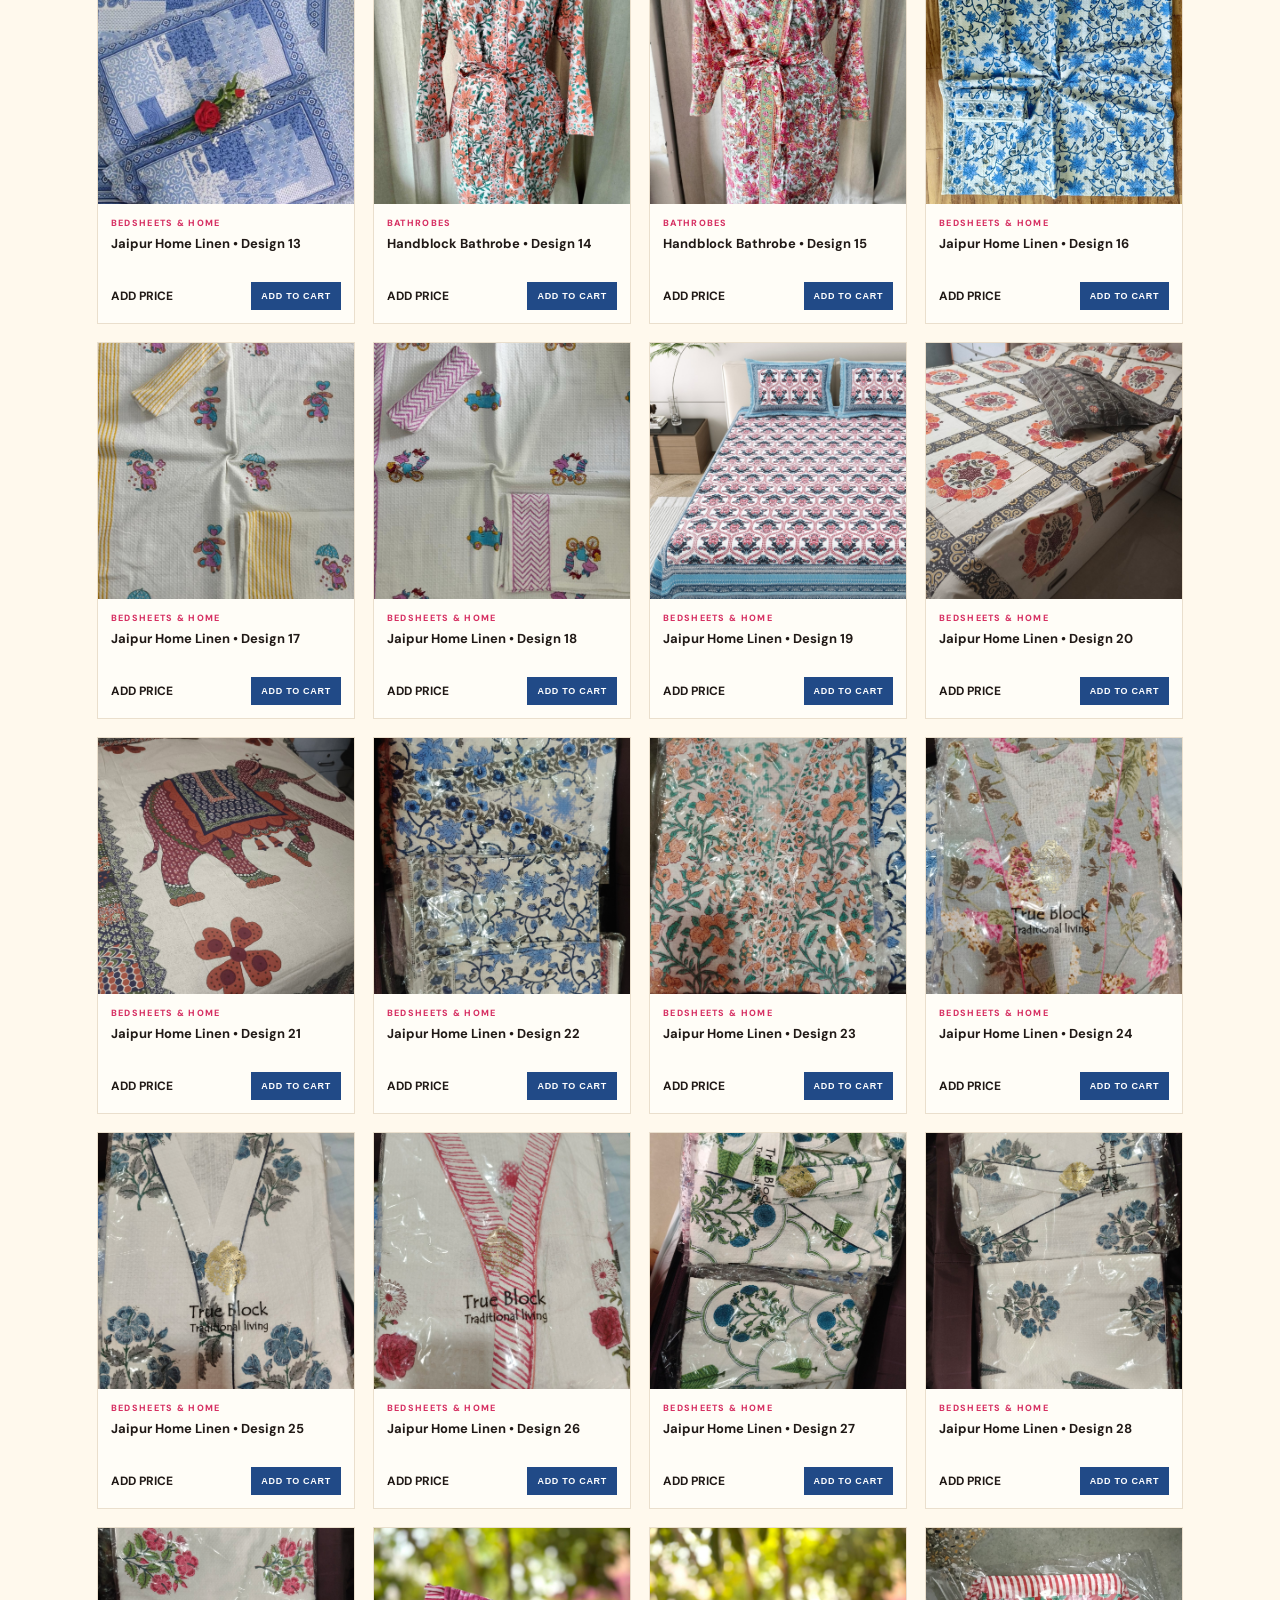
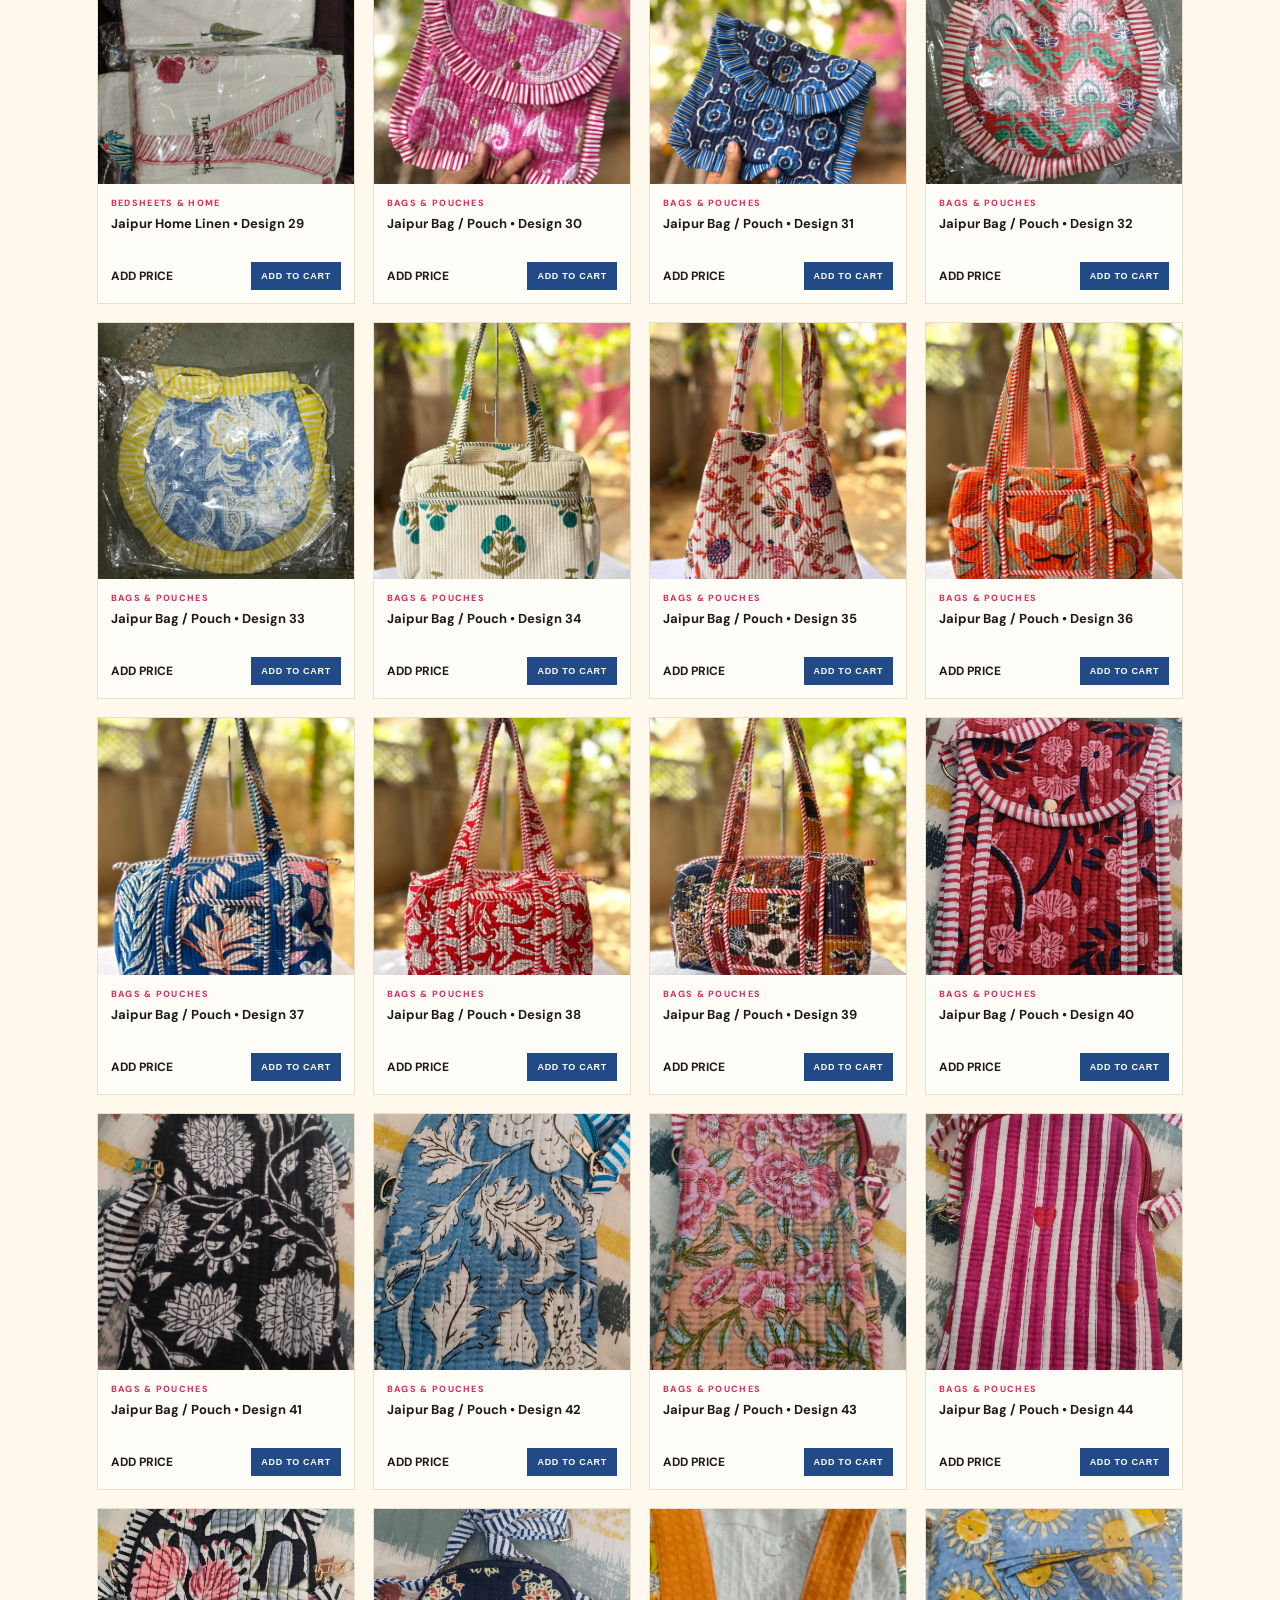
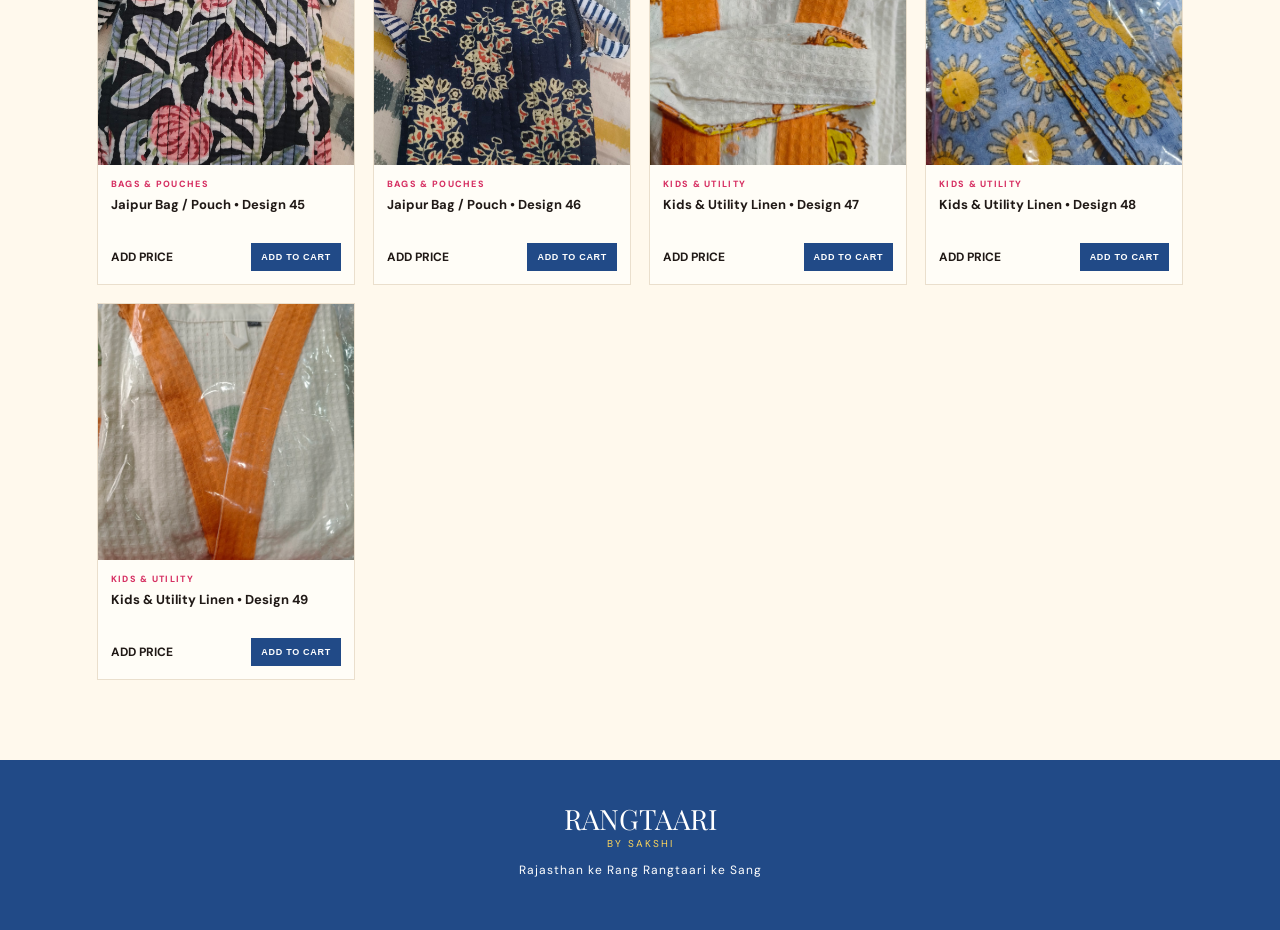
<file: shop.html>
<!doctype html>
<html lang="en">
<head>
<meta charset="utf-8">
<meta name="viewport" content="width=device-width,initial-scale=1">
<title>Shop | Rangtaari by Sakshi</title>
<meta name="description" content="Shop Rangtaari by Sakshi's Jaipur-inspired home linen, bath and bags collection.">
<link rel="stylesheet" href="styles.css">
</head>
<body>
<div class="topbar">RAJASTHAN KE RANG • RANGTAARI KE SANG</div>
<header class="site-header">
  <button class="hamburger" id="menuBtn" aria-label="Open menu">☰</button>
  <a class="logo" href="index.html">RANGTAARI <span>by Sakshi</span></a>
  <a class="cart-link" href="cart.html">CART <b id="cartCount">0</b></a>
</header>
<nav class="drawer" id="drawer">
  <button class="close" id="closeBtn">×</button>
  <a href="index.html">Home</a><a href="shop.html">Shop All</a>
  <a href="shop.html?cat=Bedsheets%20%26%20Home">Bedsheets & Home</a>
  <a href="shop.html?cat=Bathrobes">Bathrobes</a>
  <a href="shop.html?cat=Bags%20%26%20Pouches">Bags & Pouches</a>
  <a href="shop.html?cat=Kids%20%26%20Utility">Kids & Utility</a>
</nav><div class="overlay" id="overlay"></div>

<main class="shop-page">
  <div class="shop-intro">
    <p class="eyebrow">RANGTAARI COLLECTION</p>
    <h1>Pick your print.</h1>
    <p>Compact tiles. More colour. More choice. No giant photographs taking over the page.</p>
  </div>
  <div class="filters" id="filters">
    <button data-filter="All" class="active">ALL</button>
    <button data-filter="Bedsheets & Home">BEDSHEETS & HOME</button>
    <button data-filter="Bathrobes">BATHROBES</button>
    <button data-filter="Bags & Pouches">BAGS & POUCHES</button>
    <button data-filter="Kids & Utility">KIDS & UTILITY</button>
  </div>
  <div class="product-grid shop-grid" id="shopGrid"></div>
</main>
<footer><div class="footer-logo">RANGTAARI <span>by Sakshi</span></div><p>Rajasthan ke Rang Rangtaari ke Sang</p></footer>
<script src="script.js"></script>
</body>
</html>
</file>
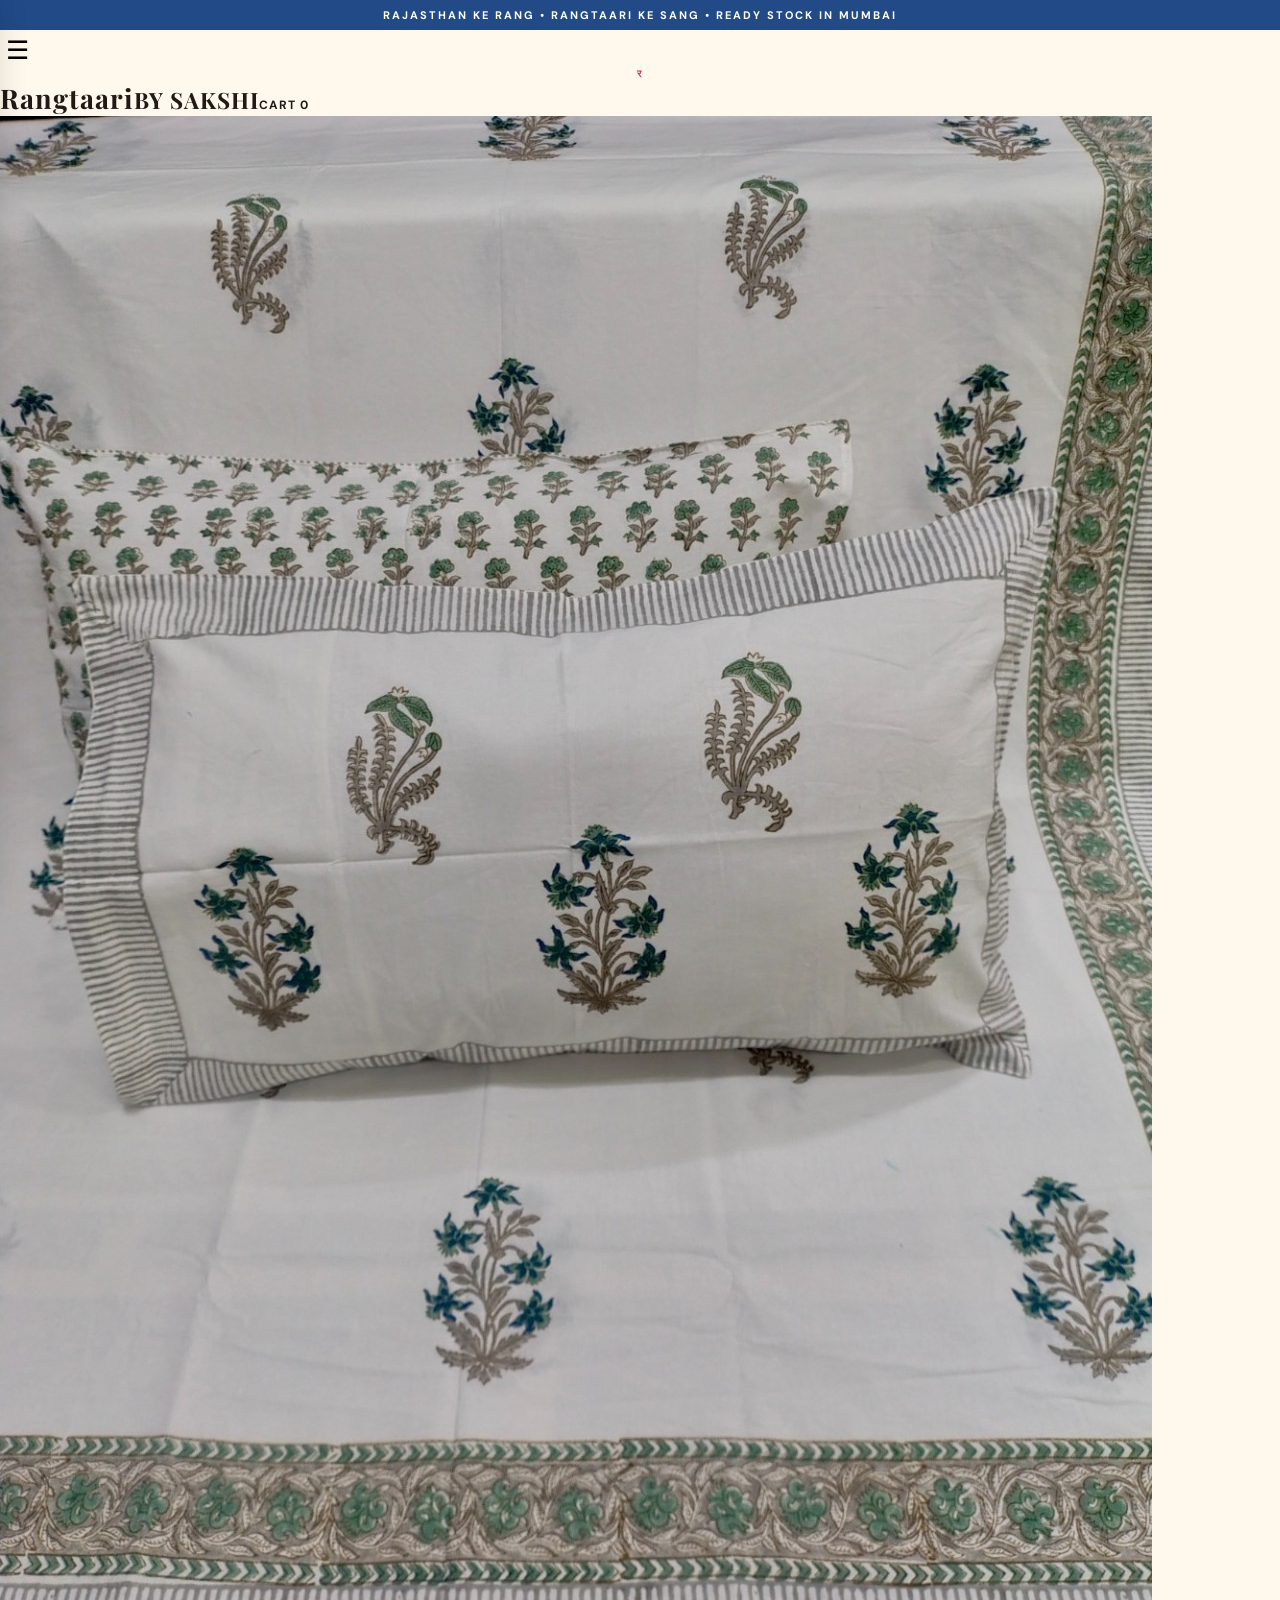
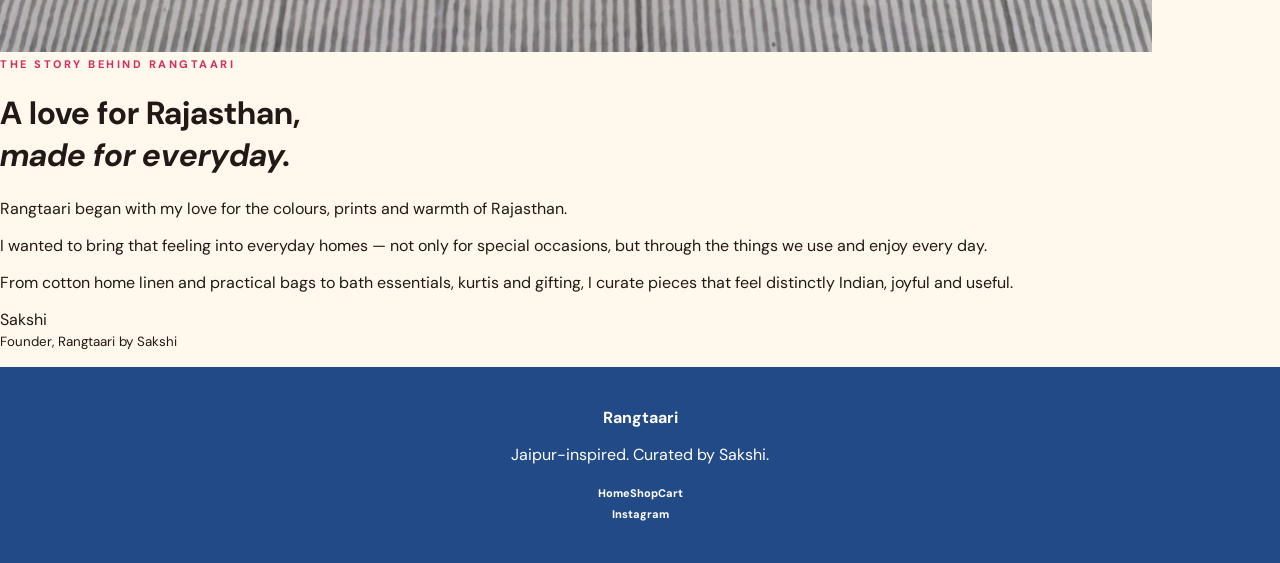
<file: story.html>
<!doctype html>
<html lang="en"><head><meta charset="utf-8"><meta name="viewport" content="width=device-width,initial-scale=1"><title>Our Story | Rangtaari by Sakshi</title><meta name="description" content="The story behind Rangtaari by Sakshi and its love for Jaipur, Rajasthan and everyday Indian living."><link rel="stylesheet" href="styles.css"></head>
<body>
<div class="topbar">RAJASTHAN KE RANG • RANGTAARI KE SANG • READY STOCK IN MUMBAI</div>
<header class="header"><button class="hamburger" onclick="openMenu()">☰</button><a class="logo" href="index.html"><span>र</span><b>Rangtaari</b><small>BY SAKSHI</small></a><a class="cart-link" href="cart.html">CART <span id="cartCount">0</span></a></header>
<div id="drawer" class="drawer"><button class="close" onclick="closeMenu()">×</button><div class="drawer-logo">Rangtaari <small>BY SAKSHI</small></div><a href="index.html">Home</a><a href="story.html">Our Story</a><a href="bedsheets.html">Bedsheets</a><a href="dohars.html">Bedcovers & Dohars</a><a href="table-linen.html">Table & Cushion Linen</a><a href="bath.html">Towels & Bathrobes</a><a href="kurtis.html">Kurtis</a><a href="bags.html">Jaipur Bags & Pouches</a><a href="gifting.html">Gifting</a><a href="cart.html">My Cart</a></div><div id="overlay" class="overlay" onclick="closeMenu()"></div>
<main class="story-page"><div class="story-page-photo"><img src="images/bedsheet-green-botanical.jpg" alt="Rangtaari Jaipur-inspired textile"></div><div class="story-page-copy"><p class="eyebrow">THE STORY BEHIND RANGTAARI</p><h1>A love for Rajasthan,<br><em>made for everyday.</em></h1><p>Rangtaari began with my love for the colours, prints and warmth of Rajasthan.</p><p>I wanted to bring that feeling into everyday homes — not only for special occasions, but through the things we use and enjoy every day.</p><p>From cotton home linen and practical bags to bath essentials, kurtis and gifting, I curate pieces that feel distinctly Indian, joyful and useful.</p><p class="signature-name">Sakshi<br><small>Founder, Rangtaari by Sakshi</small></p></div></main>
<footer><div><strong>Rangtaari</strong><p>Jaipur-inspired. Curated by Sakshi.</p></div><div><a href="index.html">Home</a><a href="bedsheets.html">Shop</a><a href="cart.html">Cart</a></div><div><a href="https://www.instagram.com/rangtaaribysakshi/" target="_blank">Instagram</a></div></footer>
<script src="script.js"></script></body></html>
</file>
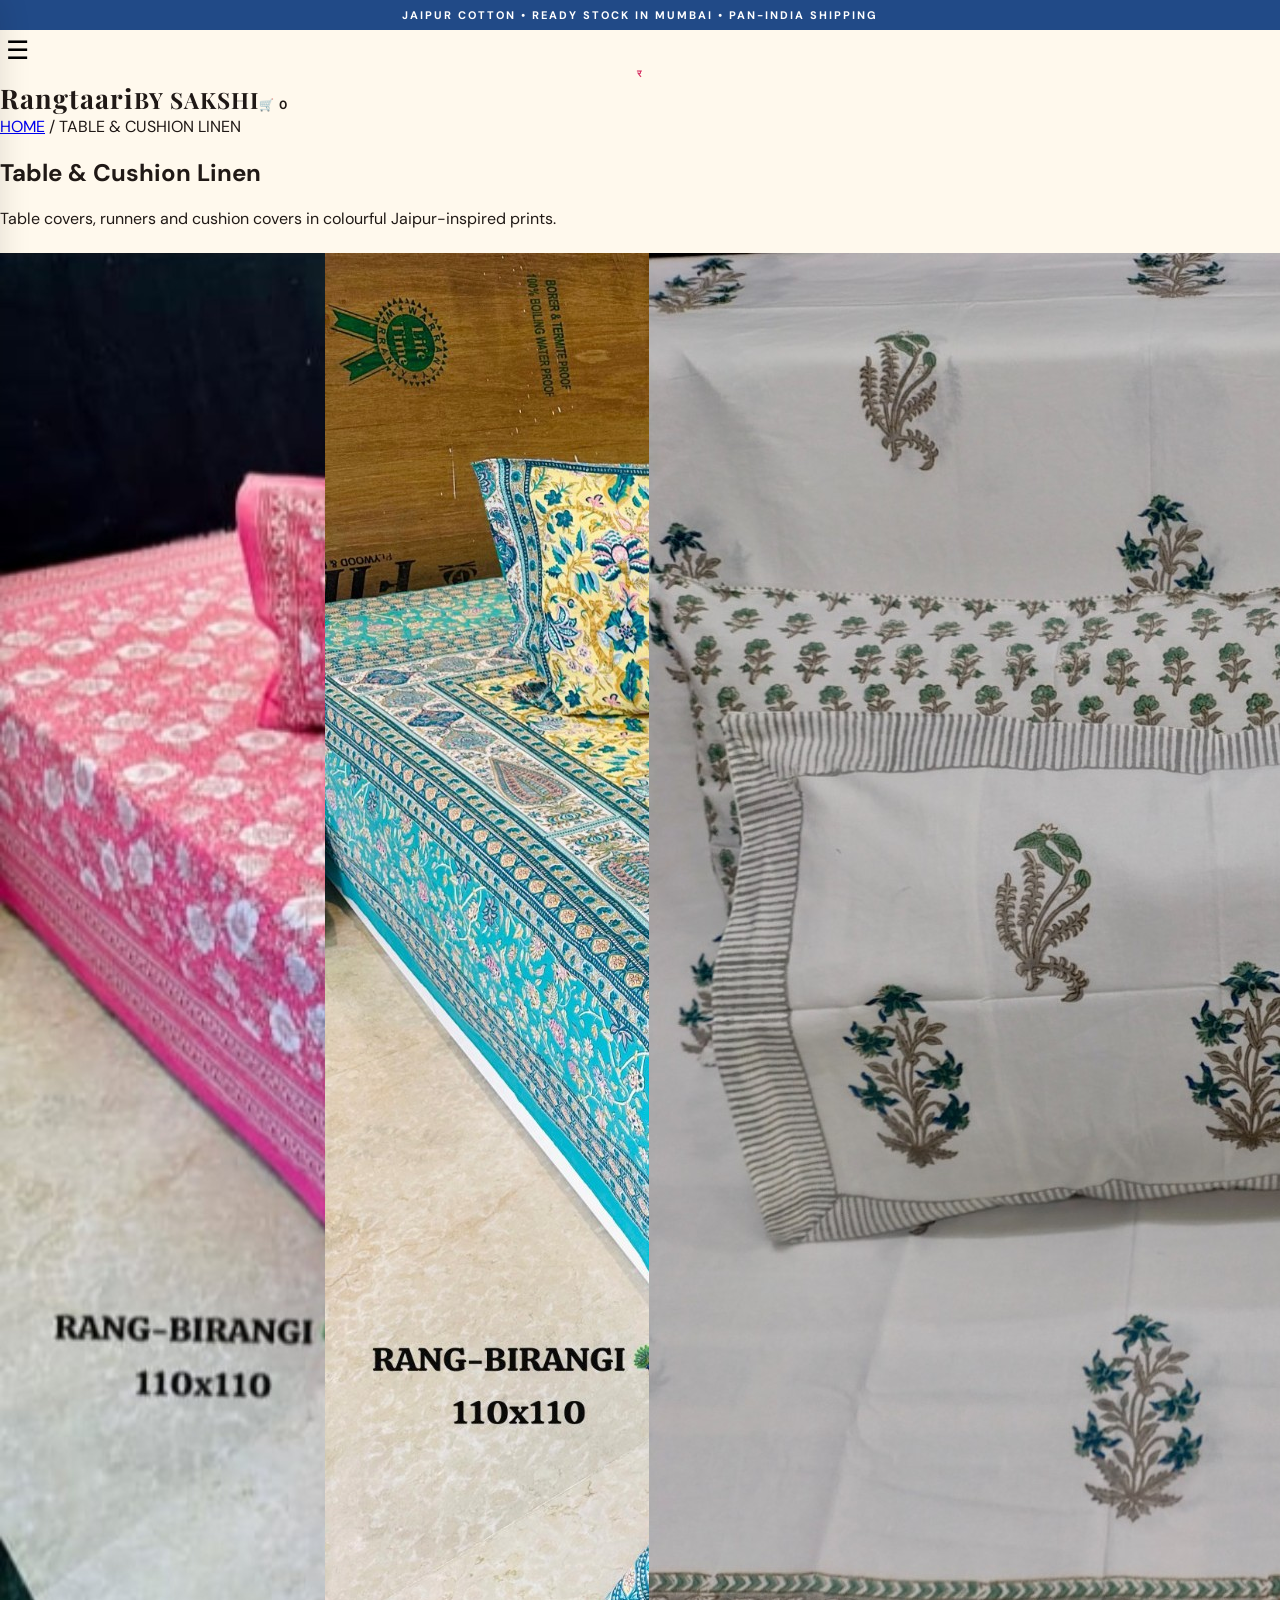
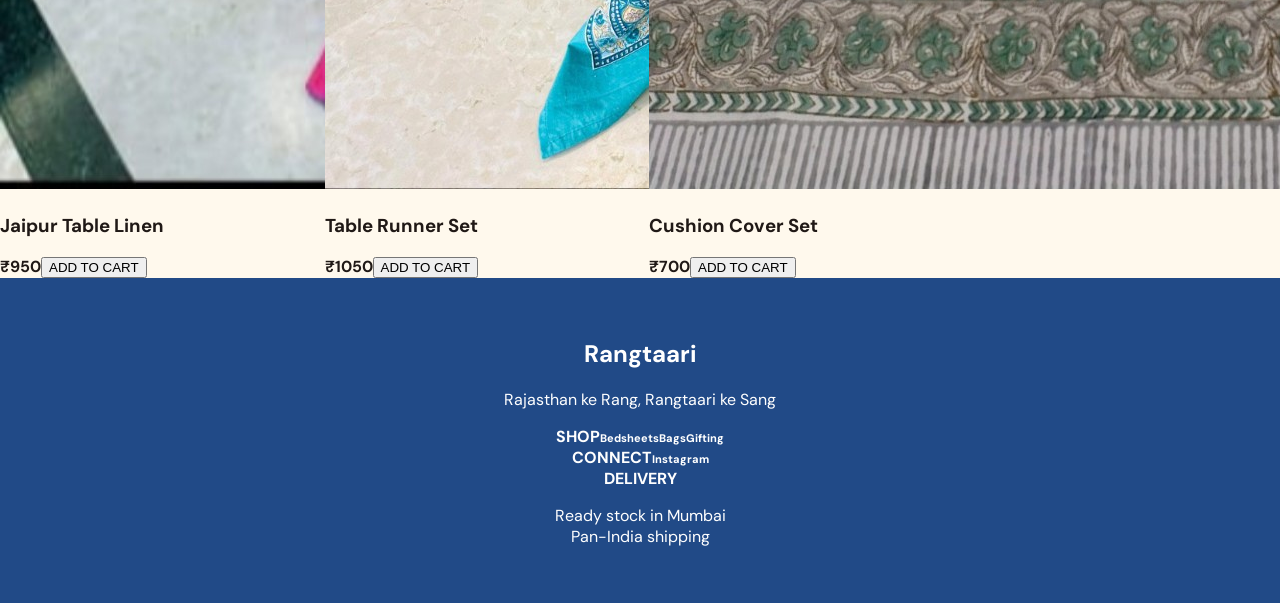
<file: table-linen.html>
<!doctype html><html lang="en"><head><meta charset="utf-8"><meta name="viewport" content="width=device-width,initial-scale=1"><title>Table & Cushion Linen | Rangtaari by Sakshi</title><meta name="description" content="Table covers, runners and cushion covers in colourful Jaipur-inspired prints."><link rel="stylesheet" href="styles.css"></head><body>
<div class="topbar">JAIPUR COTTON • READY STOCK IN MUMBAI • PAN-INDIA SHIPPING</div><header class="header"><button class="hamburger" onclick="openMenu()">☰</button><a class="logo" href="index.html"><span>र</span><b>Rangtaari</b><small>BY SAKSHI</small></a><a class="cart-link" href="cart.html">🛒 <span id="cartCount">0</span></a></header>
<div id="drawer" class="drawer"><button class="close" onclick="closeMenu()">×</button><div class="drawer-logo">Rangtaari <small>BY SAKSHI</small></div><a href="index.html">Home</a><a href="bedsheets.html">Bedsheets</a><a href="dohars.html">Bedcovers & Dohars</a><a href="table-linen.html">Table & Cushion Linen</a><a href="bath.html">Towels & Bathrobes</a><a href="kurtis.html">Kurtis</a><a href="bags.html">Jaipur Bags & Pouches</a><a href="gifting.html">Gifting</a><a href="cart.html">🛒 My Cart</a></div><div id="overlay" class="overlay" onclick="closeMenu()"></div>
<section class="page-head"><div class="breadcrumbs"><a href="index.html">HOME</a> / TABLE & CUSHION LINEN</div><h1>Table & Cushion Linen</h1><p>Table covers, runners and cushion covers in colourful Jaipur-inspired prints.</p></section>
<section class="section best"><div class="product-grid"><article class="product"><img src="images/bedsheet-pink-rang-birangi.jpg" alt="Jaipur Table Linen"><h3>Jaipur Table Linen</h3><strong>₹950</strong><button onclick="addToCart('Jaipur Table Linen',950,'images/bedsheet-pink-rang-birangi.jpg')">ADD TO CART</button></article>
<article class="product"><img src="images/bedsheet-turquoise.jpg" alt="Table Runner Set"><h3>Table Runner Set</h3><strong>₹1050</strong><button onclick="addToCart('Table Runner Set',1050,'images/bedsheet-turquoise.jpg')">ADD TO CART</button></article>
<article class="product"><img src="images/bedsheet-green-botanical.jpg" alt="Cushion Cover Set"><h3>Cushion Cover Set</h3><strong>₹700</strong><button onclick="addToCart('Cushion Cover Set',700,'images/bedsheet-green-botanical.jpg')">ADD TO CART</button></article></div></section>
<footer><div><h2>Rangtaari</h2><p>Rajasthan ke Rang, Rangtaari ke Sang</p></div><div><b>SHOP</b><a href="bedsheets.html">Bedsheets</a><a href="bags.html">Bags</a><a href="gifting.html">Gifting</a></div><div><b>CONNECT</b><a href="https://www.instagram.com/rangtaaribysakshi/" target="_blank">Instagram</a></div><div><b>DELIVERY</b><p>Ready stock in Mumbai<br>Pan-India shipping</p></div></footer><script src="script.js"></script></body></html>
</file>
<file: styles.css>
@import url('https://fonts.googleapis.com/css2?family=DM+Sans:wght@400;500;600;700&family=Playfair+Display:ital,wght@0,600;1,600;1,700&display=swap');
:root{--ink:#201916;--cream:#fff9ed;--paper:#fffdf7;--pink:#d62f62;--indigo:#214a87;--mustard:#e3a51d;--green:#17856b;--line:#eadfcd}
*{box-sizing:border-box}body{margin:0;background:var(--cream);color:var(--ink);font-family:"DM Sans",Arial,sans-serif}.topbar{background:var(--indigo);color:#fff;padding:8px 16px;text-align:center;font-size:11px;letter-spacing:2px;font-weight:700}.site-header{height:72px;background:rgba(255,253,247,.97);display:grid;grid-template-columns:1fr auto 1fr;align-items:center;padding:0 22px;border-bottom:1px solid var(--line);position:sticky;top:0;z-index:20}.logo{font-family:"Playfair Display",serif;font-size:27px;font-weight:700;text-decoration:none;color:var(--ink);text-align:center;letter-spacing:1px}.logo span,.footer-logo span{font-family:"DM Sans",sans-serif;font-size:10px;display:block;letter-spacing:2px;color:var(--pink);text-transform:uppercase}.hamburger{border:0;background:none;font-size:26px;cursor:pointer;width:max-content}.cart-link{justify-self:end;text-decoration:none;color:var(--ink);font-size:12px;font-weight:700;letter-spacing:1px}.cart-link b{background:var(--pink);color:#fff;border-radius:50%;display:inline-grid;place-items:center;width:21px;height:21px;font-size:10px;margin-left:5px}.drawer{position:fixed;left:-310px;top:0;width:300px;height:100vh;background:var(--paper);z-index:40;padding:90px 30px;display:flex;flex-direction:column;gap:24px;box-shadow:10px 0 30px rgba(0,0,0,.12);transition:.25s}.drawer.open{left:0}.drawer a{color:var(--ink);text-decoration:none;font-family:"Playfair Display",serif;font-size:22px}.close{position:absolute;right:20px;top:20px;border:0;background:none;font-size:32px}.overlay{display:none;position:fixed;inset:0;background:rgba(0,0,0,.4);z-index:30}.overlay.show{display:block}.hero{max-width:1240px;margin:auto;min-height:450px;padding:45px 6vw;display:grid;grid-template-columns:1fr 1.15fr;gap:42px;align-items:center}.eyebrow{font-size:11px;letter-spacing:2.5px;font-weight:800;color:var(--pink);margin:0 0 12px}.hero h1,.shop-intro h1,.cart-page h1{font-family:"Playfair Display",serif;font-size:clamp(42px,6vw,76px);line-height:.98;margin:0 0 18px}.hero h1 em{color:var(--indigo)}.hero-copy{max-width:520px;font-size:16px;line-height:1.7}.cta{display:inline-block;background:var(--pink);color:#fff;text-decoration:none;padding:14px 20px;font-size:12px;font-weight:800;letter-spacing:1px;margin-top:10px}.hero-image-wrap{position:relative;display:block;text-decoration:none;color:inherit;cursor:pointer;min-height:330px;height:100%;overflow:hidden;border-radius:6px;background:#eadcc9;box-shadow:0 18px 45px rgba(45,30,20,.12)}.hero-image-wrap img{width:100%;height:100%;min-height:330px;display:block;object-fit:cover;object-position:center}.hero-badge{position:absolute;left:18px;bottom:18px;background:rgba(255,253,247,.94);color:var(--indigo);padding:10px 14px;font-size:10px;letter-spacing:2px;font-weight:800;line-height:1.2}.hero-badge span{color:var(--pink);font-size:8px}.categories,.mini-shop{max-width:1240px;margin:auto;padding:30px 6vw 60px}.section-head h2{font-family:"Playfair Display",serif;font-size:38px;margin:0}.section-head.inline{display:flex;justify-content:space-between;align-items:end;gap:20px}.text-link{color:var(--indigo);font-size:12px;font-weight:800;text-decoration:none}.cat-grid{display:grid;grid-template-columns:repeat(4,1fr);gap:14px;margin-top:22px}.cat-card{min-height:180px;padding:24px;color:#fff;text-decoration:none;display:flex;flex-direction:column;justify-content:space-between}.cat-card strong{font-family:"Playfair Display",serif;font-size:30px;line-height:1}.cat-card span{font-size:9px;letter-spacing:1.5px;font-weight:800}.c1{background:var(--indigo)}.c2{background:var(--pink)}.c3{background:var(--mustard);color:var(--ink)}.c4{background:var(--green)}.product-grid{display:grid;grid-template-columns:repeat(4,minmax(0,1fr));gap:18px;margin-top:24px}.product-card{background:var(--paper);border:1px solid var(--line);overflow:hidden;transition:.2s}.product-card:hover{transform:translateY(-3px);box-shadow:0 10px 24px rgba(45,30,20,.09)}.product-image{width:100%;aspect-ratio:1/1;object-fit:cover;display:block;background:#f3eadc}.product-info{padding:13px}.product-cat{font-size:9px;letter-spacing:1.3px;color:var(--pink);font-weight:800;text-transform:uppercase}.product-title{font-size:13px;font-weight:700;line-height:1.35;margin:6px 0 12px;min-height:35px}.price-line{display:flex;align-items:center;justify-content:space-between;gap:7px}.price{font-size:12px;color:var(--ink);font-weight:700}.add{border:0;background:var(--indigo);color:#fff;padding:9px 10px;font-size:9px;font-weight:800;letter-spacing:.7px;cursor:pointer}.shop-page{max-width:1240px;margin:auto;padding:55px 6vw 80px}.shop-intro{max-width:760px}.shop-intro h1{font-size:58px}.shop-intro p:last-child{line-height:1.6;color:#6d6258}.filters{display:flex;gap:8px;flex-wrap:wrap;margin:28px 0 12px}.filters button{border:1px solid var(--line);background:var(--paper);padding:10px 12px;font-size:9px;font-weight:800;letter-spacing:1px;cursor:pointer}.filters button.active{background:var(--pink);color:#fff;border-color:var(--pink)}.shop-grid{margin-top:18px}.cart-page{max-width:900px;margin:auto;padding:55px 6vw 90px}.cart-row{display:grid;grid-template-columns:90px 1fr auto;gap:15px;align-items:center;border-bottom:1px solid var(--line);padding:15px 0}.cart-row img{width:90px;height:90px;object-fit:cover}.remove{border:0;background:none;color:var(--pink);font-size:11px;cursor:pointer}.cart-note{background:#fff2d1;padding:16px;margin:24px 0;font-size:12px;line-height:1.6}footer{background:var(--indigo);color:#fff;padding:40px 6vw;text-align:center}.footer-logo{font-family:"Playfair Display",serif;font-size:28px}.footer-logo span{color:#ffd75a}.footer-logo+p{font-size:12px;letter-spacing:1px}footer a{color:#fff;font-size:11px;font-weight:800;text-decoration:none}
@media(max-width:850px){.site-header{height:62px;padding:0 14px}.logo{font-size:22px}.hero{grid-template-columns:1fr;min-height:auto;padding:34px 18px 20px;gap:22px}.hero h1{font-size:48px}.hero-image-wrap{min-height:245px}.hero-image-wrap img{min-height:245px}.hero-badge{left:12px;bottom:12px}.categories,.mini-shop,.shop-page,.cart-page{padding-left:15px;padding-right:15px}.cat-grid{grid-template-columns:repeat(2,1fr)}.cat-card{min-height:145px;padding:17px}.cat-card strong{font-size:25px}.product-grid{grid-template-columns:repeat(2,minmax(0,1fr));gap:10px}.product-info{padding:10px}.product-title{font-size:12px;min-height:32px}.add{padding:9px 7px}.shop-intro h1{font-size:48px}.filters{overflow-x:auto;flex-wrap:nowrap;padding-bottom:4px}.filters button{white-space:nowrap}.cart-row{grid-template-columns:70px 1fr}.cart-row .remove{grid-column:2}.cart-row img{width:70px;height:70px}}
</file>
